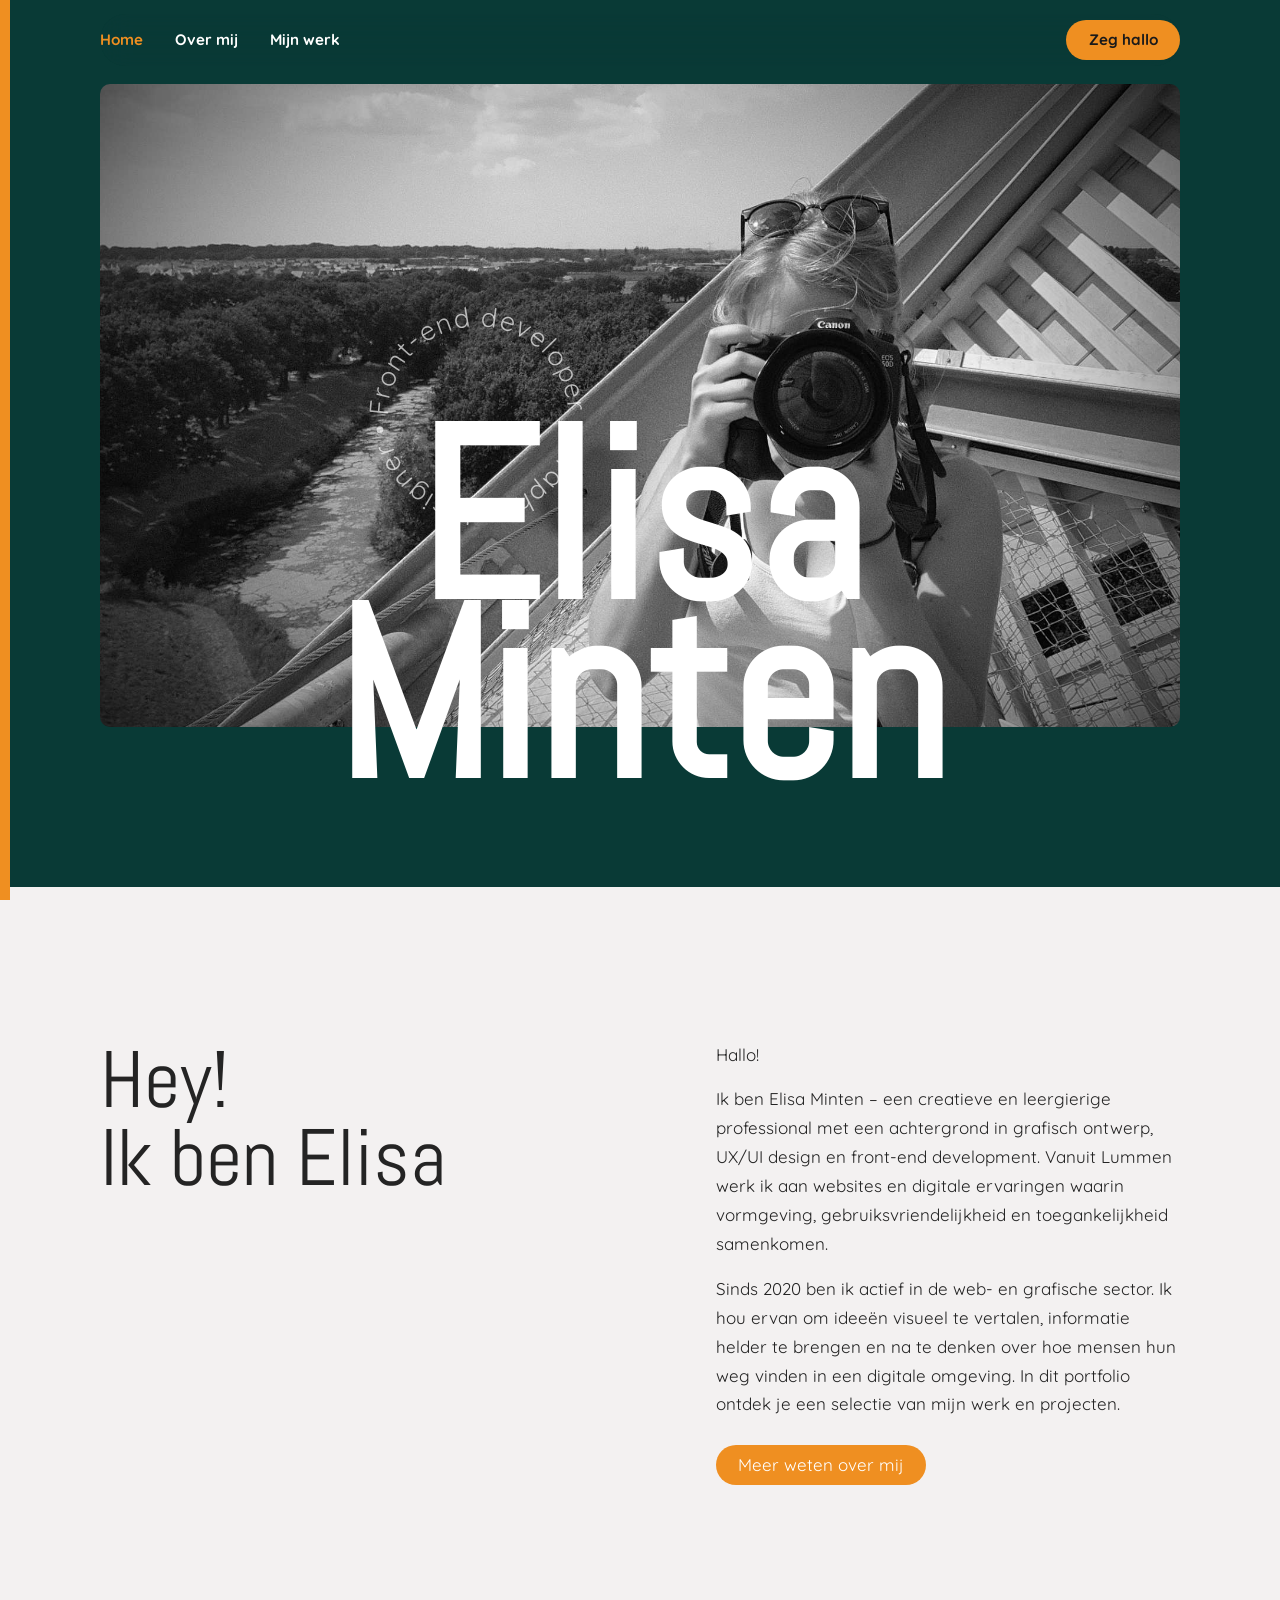
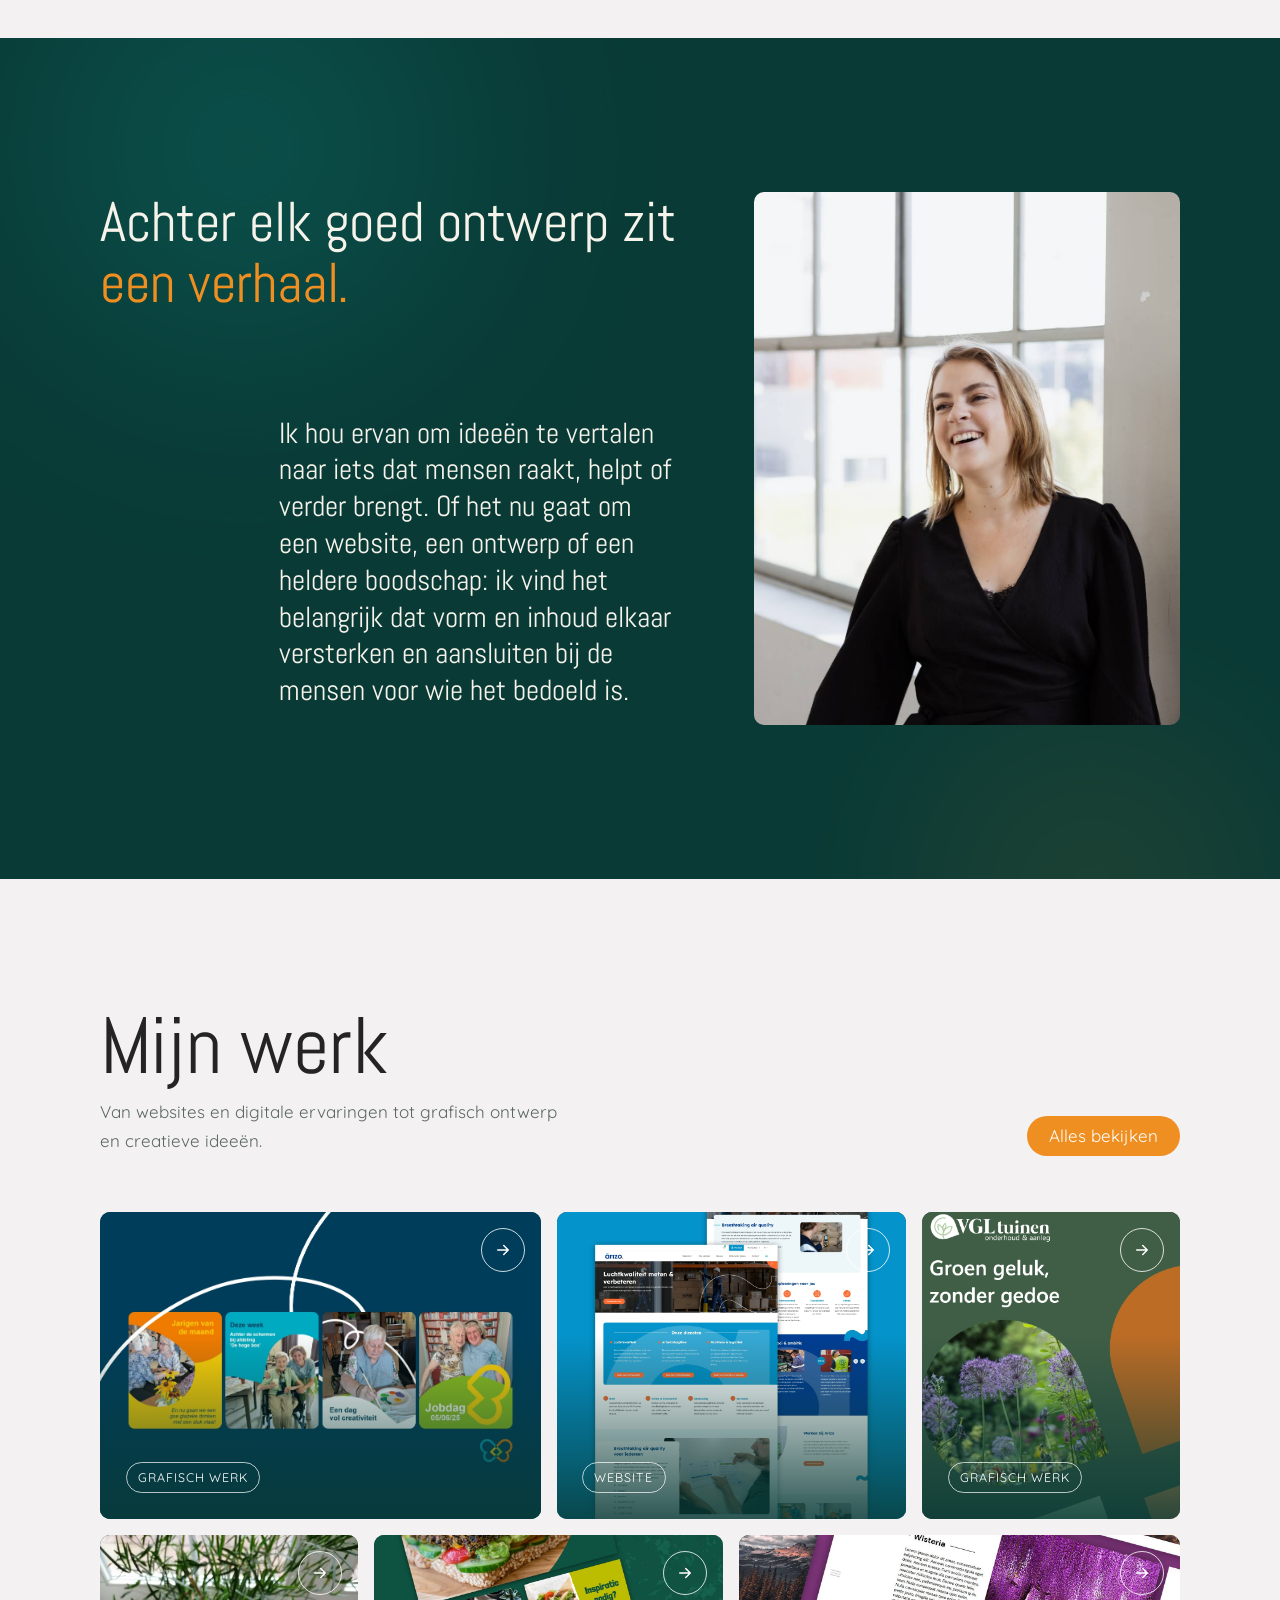
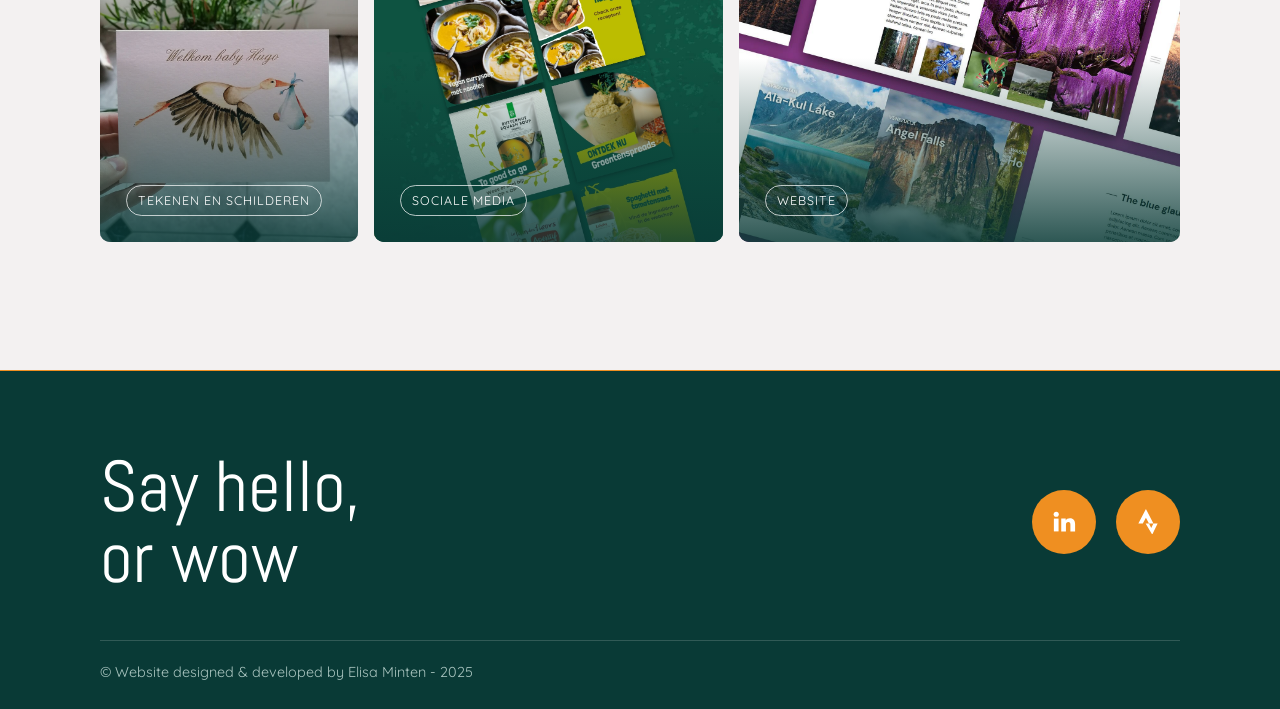
<file: index.html>
<!doctype html>
<html lang="nl">
  <head>
    <meta charset="utf-8" />
    <meta
      content="width=device-width, initial-scale=1, viewport-fit=cover"
      name="viewport"
    />
    <title>Elisa Minten – front-end developer &amp; grafisch ontwerper</title>
    <meta
      content="Portfolio van Elisa Minten: front-end developer en grafisch ontwerper uit Lummen."
      name="description"
    />
    <meta name="robots" content="noindex, nofollow" />
    <link
      href="[data-uri]"
      rel="icon"
      type="image/png"
    />
    <link
      href="https://fonts.googleapis.com/css2?family=Abel&amp;family=DM+Serif+Display:ital@0;1&amp;family=Quicksand:wght@400;500;700&amp;family=Roboto:wght@300&amp;display=swap"
      rel="stylesheet"
    />
    <link href="style.css" rel="stylesheet" />
  </head>
  <body>
    <div aria-hidden="true" class="rail"></div>
    <button aria-label="Terug naar boven" class="up" id="up">
      <svg viewbox="0 0 45 45">
        <circle class="ring" cx="22.5" cy="22.5" r="16"></circle>
        <circle class="prog" cx="22.5" cy="22.5" id="prog" r="16"></circle>
        <path class="arw" d="M22.5 28V17M17 22.5l5.5-5.5 5.5 5.5"></path>
      </svg>
    </button>
    <nav aria-label="Hoofdmenu" class="nav">
      <div class="nl">
        <a href="index.html"
          ><span class="roll"><span data-t="Home">Home</span></span></a
        ><a href="overmij.html"
          ><span class="roll"><span data-t="Over mij">Over mij</span></span></a
        ><a href="mijnwerk.html"
          ><span class="roll"
            ><span data-t="Mijn werk">Mijn werk</span></span
          ></a
        >
      </div>
      <a class="go" href="index.html#contact"
        ><span class="roll"><span data-t="Zeg hallo">Zeg hallo</span></span></a
      >
      <button aria-label="Open menu" class="burger" id="burger-btn">
        <svg
          fill="none"
          height="20"
          stroke="currentColor"
          stroke-linecap="round"
          stroke-width="2.4"
          viewbox="0 0 28 20"
          width="28"
        >
          <path d="M0 2h28M0 10h20M0 18h28"></path>
        </svg>
      </button>
    </nav>
    <div aria-modal="true" class="mob-menu" id="mob-menu" role="dialog">
      <button aria-label="Sluit" class="mob-close-btn" id="mob-close">
        <svg
          fill="none"
          height="32"
          stroke="currentColor"
          stroke-linecap="round"
          stroke-width="2.4"
          viewbox="0 0 32 32"
          width="32"
        >
          <path d="M6 6l20 20M26 6L6 26"></path>
        </svg></button
      ><a href="index.html">Home</a><a href="overmij.html">Over mij</a
      ><a href="mijnwerk.html">Mijn werk</a>
    </div>
    <div class="view" id="v-home">
      <div class="hero" id="hero">
        <div class="name-wrap" id="nw">
          <div aria-hidden="true" id="circle">
            <svg viewbox="0 0 300 300">
              <defs>
                <path
                  d="M 150,150 m -60,0 a 60,60 0 0,1 120,0 a 60,60 0 0,1 -120,0"
                  id="cp"
                ></path>
              </defs>
              <text>
                <textpath href="#cp">
                  Front-end developer • Graphic designer •
                </textpath>
              </text>
            </svg>
          </div>
          <h1 aria-label="Elisa Minten" class="name" id="name">
            <span aria-hidden="true" class="line">Elisa</span
            ><span aria-hidden="true" class="line">Minten</span>
          </h1>
        </div>
      </div>
      <section class="cream intro">
        <div class="wrap split" style="align-items: start">
          <h2 style="margin: 0">Hey!<br />Ik ben Elisa</h2>
          <div>
            <p>Hallo!</p>
            <p>
              Ik ben Elisa Minten – een creatieve en leergierige professional
              met een achtergrond in grafisch ontwerp, UX/UI design en front-end
              development. Vanuit Lummen werk ik aan websites en digitale
              ervaringen waarin vormgeving, gebruiksvriendelijkheid en
              toegankelijkheid samenkomen.
            </p>
            <p>
              Sinds 2020 ben ik actief in de web- en grafische sector. Ik hou
              ervan om ideeën visueel te vertalen, informatie helder te brengen
              en na te denken over hoe mensen hun weg vinden in een digitale
              omgeving. In dit portfolio ontdek je een selectie van mijn werk en
              projecten.
            </p>
            <a class="btn" href="overmij.html">Meer weten over mij</a>
          </div>
        </div>
      </section>
      <section class="quote">
        <div class="blob b1"></div>
        <div class="blob b2"></div>
        <div class="wrap ig">
          <div class="ig-l">
            <h2 class="qh">
              Achter elk goed ontwerp zit <span class="k">een verhaal.</span>
            </h2>
            <div class="ig-t">
              <p class="lead">
                Ik hou ervan om ideeën te vertalen naar iets dat mensen raakt,
                helpt of verder brengt. Of het nu gaat om een website, een
                ontwerp of een heldere boodschap: ik vind het belangrijk dat
                vorm en inhoud elkaar versterken en aansluiten bij de mensen
                voor wie het bedoeld is.
              </p>
            </div>
          </div>
          <figure class="ig-r">
            <img
              alt="Elisa Minten"
              height="551"
              src="images/elisaminten-portret.jpg"
              width="551"
            />
          </figure>
        </div>
      </section>

      <!-- MIJN WERK -->
      <section class="cream mw-section">
        <div class="wrap">
          <div class="mw-head">
            <div>
              <h2>Mijn werk</h2>
              <p>
                Van websites en digitale ervaringen tot grafisch ontwerp en
                creatieve ideeën.
              </p>
            </div>
            <a class="btn" href="mijnwerk.html">Alles bekijken</a>
          </div>
          <div class="mw-grid">
            <!-- Card 1 -->
            <a class="mw-tile s5" href="mijnwerk.html?filter=grafisch">
              <img
                src="images/korian/korian1.jpg"
                alt="Korian website"
                loading="lazy"
              />
              <span class="mw-arrow"
                ><svg viewBox="0 0 24 24">
                  <path d="M5 12h14M13 6l6 6-6 6" /></svg
              ></span>
              <span class="mw-tag">Grafisch werk</span>
            </a>

            <!-- Card 2 -->
            <a class="mw-tile s4" href="mijnwerk.html?filter=website">
              <img
                src="images/arizo-website.jpg"
                alt="Website"
                loading="lazy"
              />
              <span class="mw-arrow"
                ><svg viewBox="0 0 24 24">
                  <path d="M5 12h14M13 6l6 6-6 6" /></svg
              ></span>
              <span class="mw-tag">Website</span>
            </a>

            <!-- Card 3 -->
            <a class="mw-tile s3" href="mijnwerk.html?filter=persoonlijk">
              <img
                src="images/vgl/vgl-social.jpg"
                alt="Persoonlijk werk"
                loading="lazy"
              />
              <span class="mw-arrow"
                ><svg viewBox="0 0 24 24">
                  <path d="M5 12h14M13 6l6 6-6 6" /></svg
              ></span>
              <span class="mw-tag">Grafisch werk</span>
            </a>

            <!-- Card 4 -->
            <a class="mw-tile s3" href="mijnwerk.html?filter=persoonlijk">
              <img
                src="images/geboortekaartje.jpg"
                alt="Persoonlijk project"
                loading="lazy"
              />
              <span class="mw-arrow"
                ><svg viewBox="0 0 24 24">
                  <path d="M5 12h14M13 6l6 6-6 6" /></svg
              ></span>
              <span class="mw-tag">Tekenen en schilderen</span>
            </a>

            <!-- Card 5 -->
            <a class="mw-tile s4" href="mijnwerk.html?filter=grafisch">
              <img
                src="images/prasado-social.jpg"
                alt="Flyers"
                loading="lazy"
              />
              <span class="mw-arrow"
                ><svg viewBox="0 0 24 24">
                  <path d="M5 12h14M13 6l6 6-6 6" /></svg
              ></span>
              <span class="mw-tag">Sociale media</span>
            </a>

            <!-- Card 6 -->
            <a class="mw-tile s5" href="mijnwerk.html?filter=websites">
              <img
                src="images/website-nature2.jpg"
                alt="Korian website detail"
                loading="lazy"
              />
              <span class="mw-arrow"
                ><svg viewBox="0 0 24 24">
                  <path d="M5 12h14M13 6l6 6-6 6" /></svg
              ></span>
              <span class="mw-tag">Website</span>
            </a>
          </div>
        </div>
      </section>
    </div>

    <footer id="contact">
      <div class="fwrap">
        <div class="footer-title">
          <h2>Say hello, <br />or wow</h2>
        </div>
        <div class="footer-icons">
          <ul>
            <li>
              <a
                aria-label="LinkedIn"
                href="https://www.linkedin.com/in/elisa-m-730466173/"
                rel="noopener"
                target="_blank"
                ><svg viewbox="0 0 24 24">
                  <circle cx="4.9" cy="4.9" r="2.4"></circle>
                  <rect height="12" width="4.4" x="2.7" y="9"></rect>
                  <path
                    d="M9.6 9h4.2v1.7c.7-1.2 2-2 3.900-2 3.500 0 4.900 2.200 4.900 5.600V21h-4.400v-6.200c0-1.600-.5-2.600-1.900-2.600-1.500 0-2.300 1-2.300 2.600V21H9.600z"
                  ></path></svg
              ></a>
            </li>
            <li>
              <a
                aria-label="Strava"
                href="https://www.strava.com/athletes/14544141"
                rel="noopener"
                target="_blank"
                ><svg
                  style="width: 1.25rem; height: 1.6rem"
                  viewbox="0 0 400 512"
                >
                  <path
                    d="M158.4 0L7 292h89.2l62.2-116.1L220.1 292h88.5zm150.2 292l-43.9 88.8-44.5-88.8h-67.6L284.7 512 392.7 292z"
                  ></path></svg
              ></a>
            </li>
          </ul>
        </div>
      </div> 
      <p class="footer-rights">
        © Website designed &amp; developed by Elisa Minten - 2025
      </p>
    </footer>
    <div aria-hidden="true" class="hpic" id="hpic"><span></span></div>
    <dialog aria-label="Vergrote afbeelding" id="lb">
      <button aria-label="Sluiten">×</button><img alt="" />
    </dialog>
    <script defer="" src="script.js"></script>
  </body>
</html>
</file>
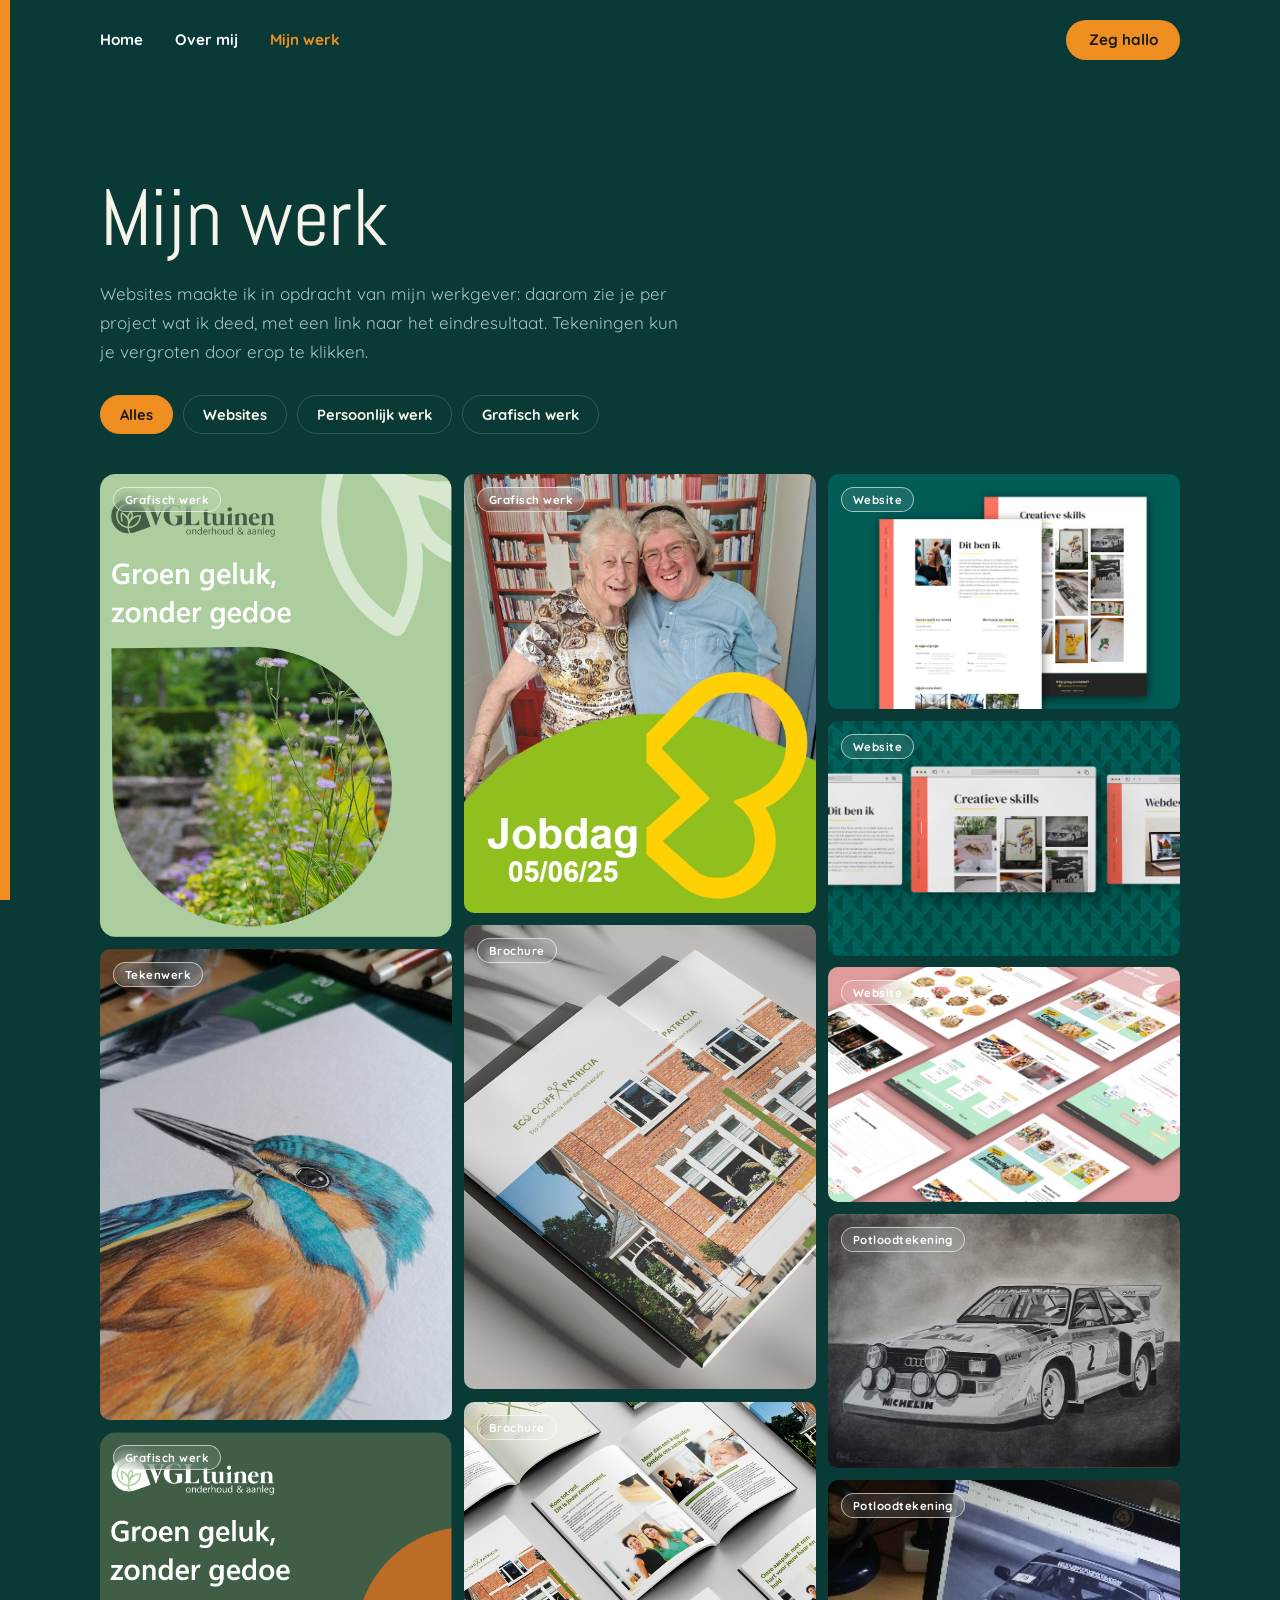
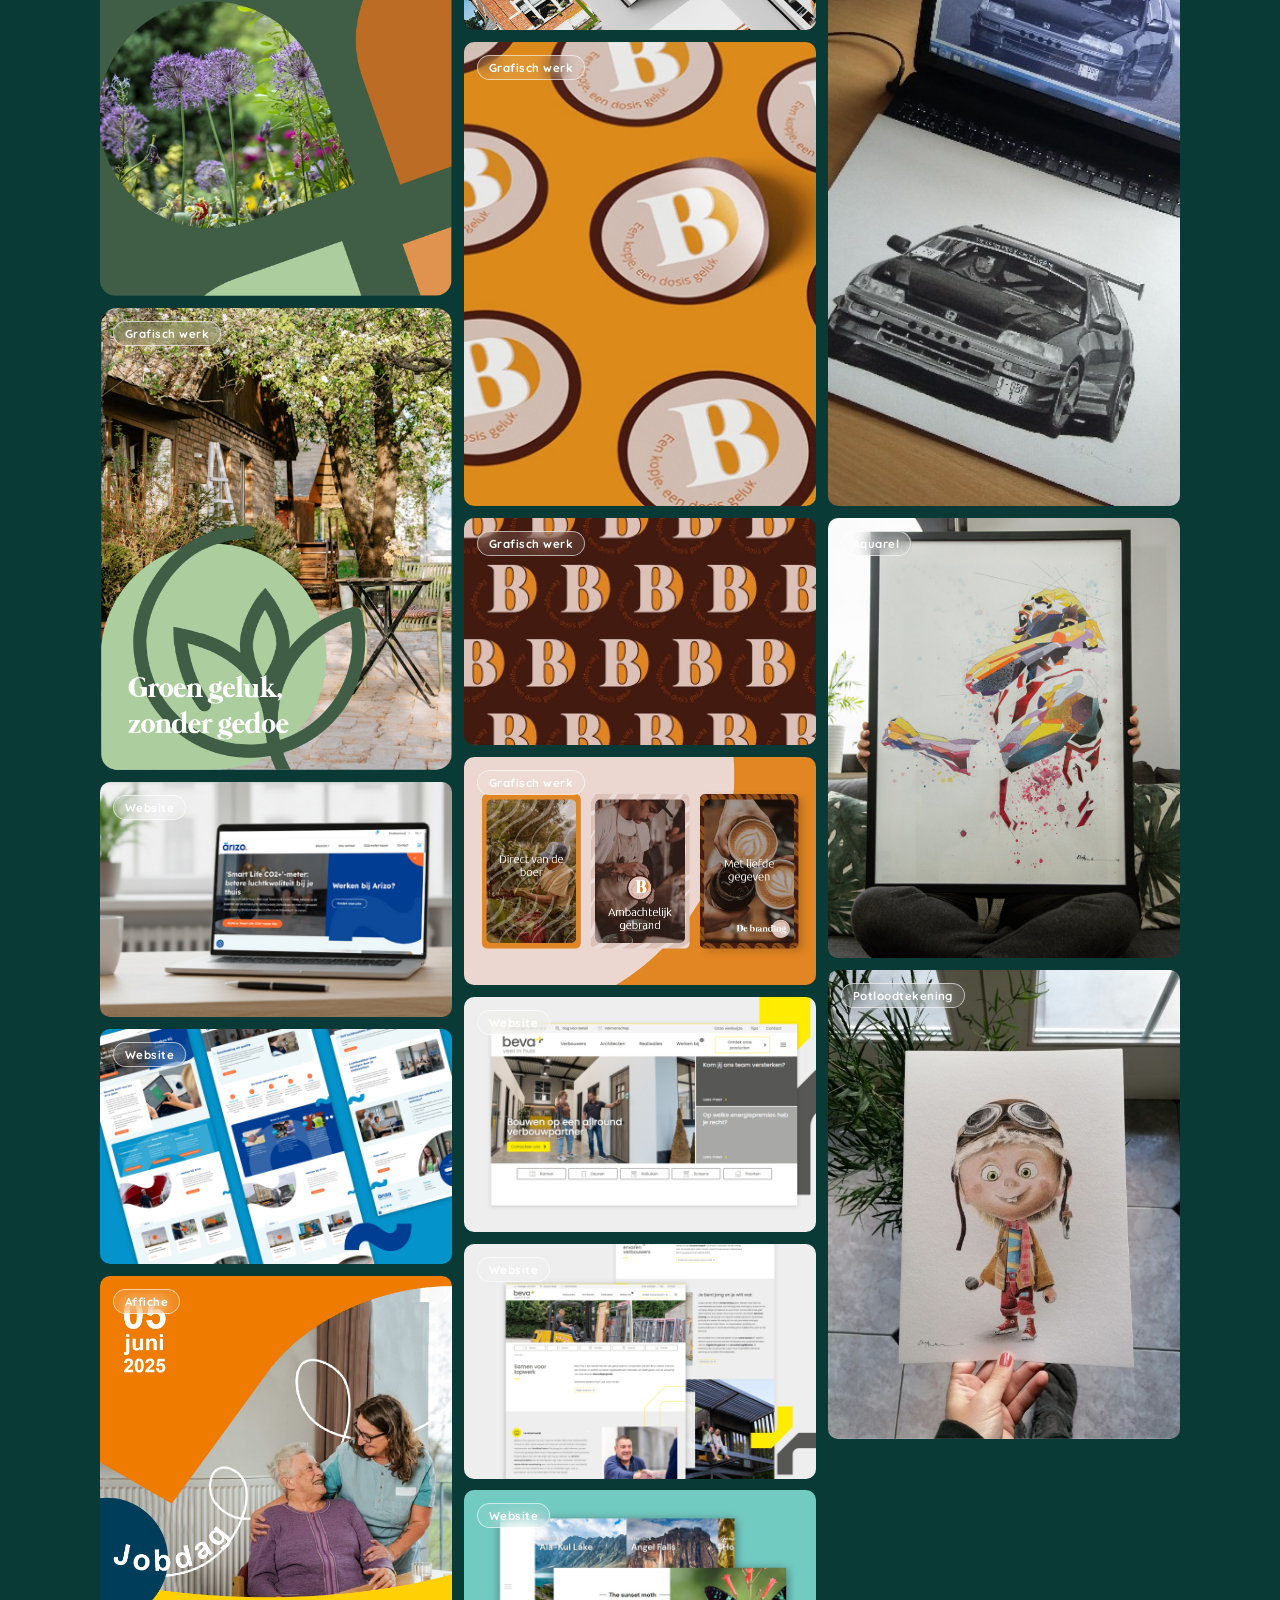
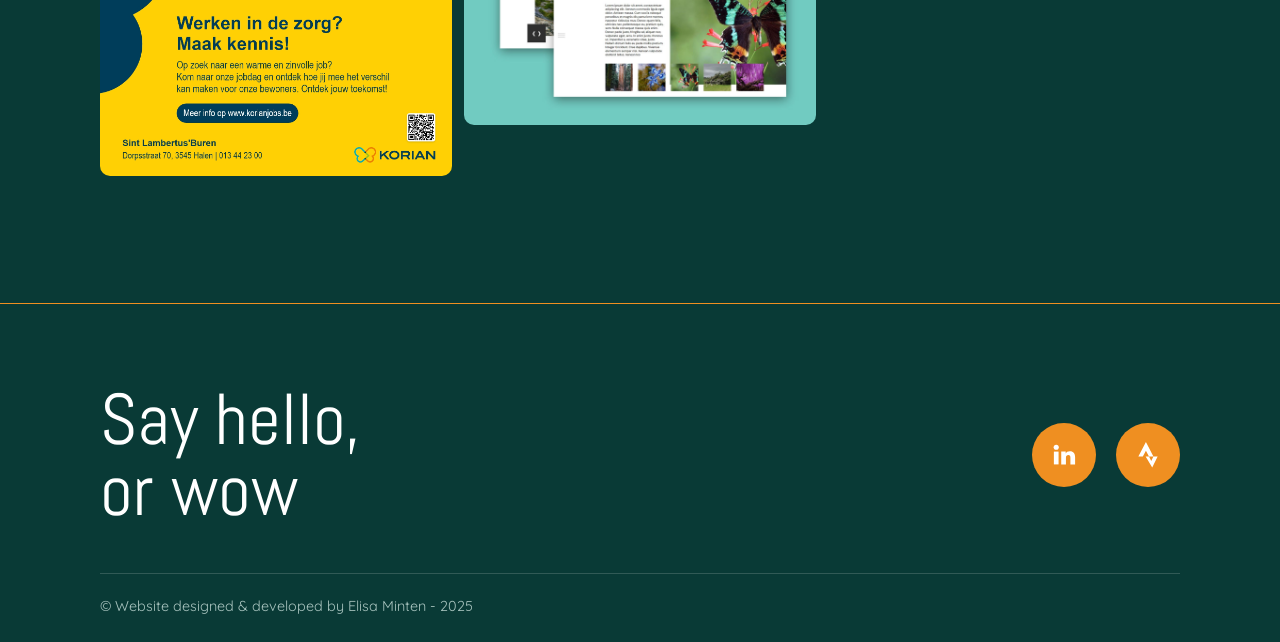
<file: mijnwerk.html>
<!doctype html>
<html lang="nl">
  <head>
    <meta charset="utf-8" />
    <meta
      content="width=device-width, initial-scale=1, viewport-fit=cover"
      name="viewport"
    />
    <title>Mijn werk | Elisa Minten</title>
    <meta
      content="Portfolio van Elisa Minten: front-end developer en grafisch ontwerper uit Lummen."
      name="description"
    />
    <meta name="robots" content="noindex, nofollow" />
    <link
      href="[data-uri]"
      rel="icon"
      type="image/png"
    />
    <link
      href="https://fonts.googleapis.com/css2?family=Abel&amp;family=DM+Serif+Display:ital@0;1&amp;family=Quicksand:wght@400;500;700&amp;family=Roboto:wght@300&amp;display=swap"
      rel="stylesheet"
    />
    <link href="style.css" rel="stylesheet" />
  </head>
  <body>
    <div aria-hidden="true" class="rail"></div>
    <button aria-label="Terug naar boven" class="up" id="up">
      <svg viewbox="0 0 45 45">
        <circle class="ring" cx="22.5" cy="22.5" r="16"></circle>
        <circle class="prog" cx="22.5" cy="22.5" id="prog" r="16"></circle>
        <path class="arw" d="M22.5 28V17M17 22.5l5.5-5.5 5.5 5.5"></path>
      </svg>
    </button>
    <nav aria-label="Hoofdmenu" class="nav">
      <div class="nl">
        <a href="index.html"
          ><span class="roll"><span data-t="Home">Home</span></span></a
        ><a href="overmij.html"
          ><span class="roll"><span data-t="Over mij">Over mij</span></span></a
        ><a href="mijnwerk.html"
          ><span class="roll"
            ><span data-t="Mijn werk">Mijn werk</span></span
          ></a
        >
      </div>
      <a class="go" href="#contact"
        ><span class="roll"><span data-t="Zeg hallo">Zeg hallo</span></span></a
      >
      <button aria-label="Open menu" class="burger" id="burger-btn">
        <svg
          fill="none"
          height="20"
          stroke="currentColor"
          stroke-linecap="round"
          stroke-width="2.4"
          viewbox="0 0 28 20"
          width="28"
        >
          <path d="M0 2h28M0 10h20M0 18h28"></path>
        </svg>
      </button>
    </nav>
    <div aria-modal="true" class="mob-menu" id="mob-menu" role="dialog">
      <button aria-label="Sluit" class="mob-close-btn" id="mob-close">
        <svg
          fill="none"
          height="32"
          stroke="currentColor"
          stroke-linecap="round"
          stroke-width="2.4"
          viewbox="0 0 32 32"
          width="32"
        >
          <path d="M6 6l20 20M26 6L6 26"></path>
        </svg></button
      ><a href="index.html">Home</a><a href="overmij.html">Over mij</a
      ><a href="mijnwerk.html">Mijn werk</a>
    </div>
    <div class="view" id="v-werk">
      <section class="page-top">
        <div class="wrap">
          <h2>Mijn werk</h2>
          <p class="note">
            Websites maakte ik in opdracht van mijn werkgever: daarom zie je per
            project wat ik deed, met een link naar het eindresultaat. Tekeningen
            kun je vergroten door erop te klikken.
          </p>
          <div aria-label="Filter" class="chips" role="group">
            <button aria-pressed="true" class="chip" data-f="all">Alles</button
            ><button aria-pressed="false" class="chip" data-f="websites">
              Websites</button
            ><button aria-pressed="false" class="chip" data-f="persoonlijk">
              Persoonlijk werk</button
            ><button aria-pressed="false" class="chip" data-f="grafisch">
              Grafisch werk
            </button>
          </div>

          <div class="grid-wrap is-loading" id="grid-wrap">
            <div class="loader" id="loader" role="status" aria-live="polite">
              <div class="loader-spinner" aria-hidden="true"></div>
              <p class="loader-text">Mijn werk wordt geladen…</p>
            </div>
            <div class="grid" id="grid">
              <button class="item pic" data-cat="grafisch">
                <img
                  alt=">Nieuwe branding voor VGL"
                  loading="lazy"
                  src="images/vgl/1-vgl.png"
                />
                <div class="lb"><span>Grafisch werk</span></div>
                <div class="ov">
                  <p>Nieuwe branding voor VGL</p>
                  <b>Vergroten +</b>
                </div>
              </button>
              <button class="item pic" data-cat="persoonlijk">
                <img
                  alt="Potloodtekening van een ijsvogel"
                  loading="lazy"
                  src="images/persoonlijk/tekening-ijsvogel.jpg"
                />
                <div class="lb"><span>Tekenwerk</span></div>
                <div class="ov">
                  <p>Potloodtekening van een ijsvogel</p>
                  <b>Vergroten +</b>
                </div>
              </button>
              <button class="item pic" data-cat="grafisch">
                <img
                  alt=">Nieuwe branding voor VGL"
                  loading="lazy"
                  src="images/vgl/3-vgl.png"
                />
                <div class="lb"><span>Grafisch werk</span></div>
                <div class="ov">
                  <p>Nieuwe branding voor VGL</p>
                  <b>Vergroten +</b>
                </div>
              </button>
              <button class="item pic" data-cat="grafisch">
                <img
                  alt=">Nieuwe branding voor VGL"
                  loading="lazy"
                  src="images/vgl/2-vgl.png"
                />
                <div class="lb"><span>Grafisch werk</span></div>
                <div class="ov">
                  <p>Nieuwe branding voor VGL</p>
                  <b>Vergroten +</b>
                </div>
              </button>
              <button class="item pic" data-cat="websites">
                <img
                  alt="Website voor Arizo"
                  loading="lazy"
                  src="images/website/arizo3.jpg"
                />
                <div class="lb"><span>Website</span></div>
                <div class="ov">
                  <p>Website voor Arizo</p>
                  <b>Vergroten +</b>
                </div>
              </button>
              <button class="item pic" data-cat="websites">
                <img
                  alt="Website voor Arizo"
                  loading="lazy"
                  src="images/website/arizo4.jpg"
                />
                <div class="lb"><span>Website</span></div>
                <div class="ov">
                  <p>Website voor Arizo</p>
                  <b>Vergroten +</b>
                </div>
              </button>
              <button class="item pic" data-cat="grafisch">
                <img
                  alt="Website voor Arizo"
                  loading="lazy"
                  src="images/korian/korian-1.jpg"
                />
                <div class="lb"><span>Affiche</span></div>
                <div class="ov">
                  <p>Affiche jobdag voor Korian</p>
                  <b>Vergroten +</b>
                </div>
              </button>
              <button class="item pic" data-cat="grafisch">
                <img
                  alt="Website voor Arizo"
                  loading="lazy"
                  src="images/korian/korian-3.jpg"
                />
                <div class="lb"><span>Grafisch werk</span></div>
                <div class="ov">
                  <p>Sociale media post voor Korian</p>
                  <b>Vergroten +</b>
                </div>
              </button>
              <button class="item pic" data-cat="grafisch">
                <img
                  alt="Brochure voor Eco Coiff Patricia"
                  loading="lazy"
                  src="images/ecocoiff/ecoc1.jpg"
                />
                <div class="lb"><span>Brochure</span></div>
                <div class="ov">
                  <p>Brochure voor Eco Coiff Patricia</p>
                  <b>Vergroten +</b>
                </div>
              </button>
              <button class="item pic" data-cat="grafisch">
                <img
                  alt="Brochure voor Eco Coiff Patricia"
                  loading="lazy"
                  src="images/ecocoiff/eco2.jpg"
                />
                <div class="lb"><span>Brochure</span></div>
                <div class="ov">
                  <p>Brochure voor Eco Coiff Patricia</p>
                  <b>Vergroten +</b>
                </div>
              </button>
              <button class="item pic" data-cat="grafisch">
                <img
                  alt="Nieuwe huisstijl voor De branding"
                  loading="lazy"
                  src="images/debranding/db2.jpg"
                />
                <div class="lb"><span>Grafisch werk</span></div>
                <div class="ov">
                  <p>Nieuwe huisstijl</p>
                  <b>Vergroten +</b>
                </div>
              </button>
              <button class="item pic" data-cat="grafisch">
                <img
                  alt="Nieuwe huisstijl voor De branding"
                  loading="lazy"
                  src="images/debranding/db4.jpg"
                />
                <div class="lb"><span>Grafisch werk</span></div>
                <div class="ov">
                  <p>Nieuwe huisstijl</p>
                  <b>Vergroten +</b>
                </div>
              </button>
              <button class="item pic" data-cat="grafisch">
                <img
                  alt="Nieuwe huisstijl voor De branding"
                  loading="lazy"
                  src="images/debranding/db5.jpg"
                />
                <div class="lb"><span>Grafisch werk</span></div>
                <div class="ov">
                  <p>Nieuwe huisstijl</p>
                  <b>Vergroten +</b>
                </div>
              </button>
              <button class="item pic" data-cat="websites">
                <img
                  alt="Website voor Beva Plus"
                  loading="lazy"
                  src="images/website/bevaplus–1.jpg"
                />
                <div class="lb"><span>Website</span></div>
                <div class="ov">
                  <p>Website voor Beva Plus</p>
                  <b>Vergroten +</b>
                </div>
              </button>
              <button class="item pic" data-cat="websites">
                <img
                  alt="Website voor Beva Plus"
                  loading="lazy"
                  src="images/website/bevaplus–2.jpg"
                />
                <div class="lb"><span>Website</span></div>
                <div class="ov">
                  <p>Website voor Beva Plus</p>
                  <b>Vergroten +</b>
                </div>
              </button>
              <button class="item pic" data-cat="websites">
                <img
                  alt="Fictieve website over de natuur en de wereld"
                  loading="lazy"
                  src="images/website/full-screen-destination.jpg"
                />
                <div class="lb"><span>Website</span></div>
                <div class="ov">
                  <p>Fictieve website over de natuur en de wereld</p>
                  <b>Vergroten +</b>
                </div>
              </button>
              <button class="item pic" data-cat="websites">
                <img
                  alt="Mijn eerste portfolio"
                  loading="lazy"
                  src="images/website/full-screen-elisa-2.jpg"
                />
                <div class="lb"><span>Website</span></div>
                <div class="ov">
                  <p>Mijn eerste portfolio</p>
                  <b>Vergroten +</b>
                </div>
              </button>
              <button class="item pic" data-cat="websites">
                <img
                  alt="Mijn eerste portfolio"
                  loading="lazy"
                  src="images/website/website-elisa.jpg"
                />
                <div class="lb"><span>Website</span></div>
                <div class="ov">
                  <p>Mijn eerste portfolio</p>
                  <b>Vergroten +</b>
                </div>
              </button>
              <button class="item pic" data-cat="websites">
                <img
                  alt="Fictieve website voor een ijszaak"
                  loading="lazy"
                  src="images/website/chuckies-website.jpg"
                />
                <div class="lb"><span>Website</span></div>
                <div class="ov">
                  <p>Fictieve website voor een ijszaak</p>
                  <b>Vergroten +</b>
                </div>
              </button>
              <button class="item pic" data-cat="persoonlijk">
                <img
                  alt="Potloodtekening Audi"
                  loading="lazy"
                  src="images/persoonlijk/audiquattro.jpg"
                />
                <div class="lb"><span>Potloodtekening</span></div>
                <div class="ov">
                  <p>Potloodtekening Audi</p>
                  <b>Vergroten +</b>
                </div>
              </button>
              <button class="item pic" data-cat="persoonlijk">
                <img
                  alt="Potloodtekening"
                  loading="lazy"
                  src="images/persoonlijk/auto.jpg"
                />
                <div class="lb"><span>Potloodtekening</span></div>
                <div class="ov">
                  <p>Potloodtekening</p>
                  <b>Vergroten +</b>
                </div>
              </button>
              <button class="item pic" data-cat="persoonlijk">
                <img
                  alt="Aquarel Michael Jordan"
                  loading="lazy"
                  src="images/persoonlijk/michaeljordan.jpg"
                />
                <div class="lb"><span>Aquarel</span></div>
                <div class="ov">
                  <p>Aquarel Michael Jordan</p>
                  <b>Vergroten +</b>
                </div>
              </button>
              <button class="item pic" data-cat="persoonlijk">
                <img
                  alt="Potloodtekening"
                  loading="lazy"
                  src="images/persoonlijk/tekening.jpg"
                />
                <div class="lb"><span>Potloodtekening</span></div>
                <div class="ov">
                  <p>Potloodtekening</p>
                  <b>Vergroten +</b>
                </div>
              </button>
            </div>
          </div>
          <noscript>
            <style>
              .loader {
                display: none;
              }
              .grid-wrap.is-loading .grid {
                opacity: 1;
              }
            </style>
          </noscript>
        </div>
      </section>
    </div>
    <footer id="contact">
      <div class="fwrap">
        <div class="footer-title">
          <h2>Say hello, <br />or wow</h2>
        </div>
        <div class="footer-icons">
          <ul>
            <li>
              <a
                aria-label="LinkedIn"
                href="https://www.linkedin.com/in/elisa-m-730466173/"
                rel="noopener"
                target="_blank"
                ><svg viewbox="0 0 24 24">
                  <circle cx="4.9" cy="4.9" r="2.4"></circle>
                  <rect height="12" width="4.4" x="2.7" y="9"></rect>
                  <path
                    d="M9.6 9h4.2v1.7c.7-1.2 2-2 3.900-2 3.500 0 4.900 2.200 4.900 5.600V21h-4.400v-6.200c0-1.600-.5-2.600-1.900-2.600-1.500 0-2.300 1-2.300 2.600V21H9.600z"
                  ></path></svg
              ></a>
            </li>
            <li>
              <a
                aria-label="Strava"
                href="https://www.strava.com/athletes/14544141"
                rel="noopener"
                target="_blank"
                ><svg
                  style="width: 1.25rem; height: 1.6rem"
                  viewbox="0 0 400 512"
                >
                  <path
                    d="M158.4 0L7 292h89.2l62.2-116.1L220.1 292h88.5zm150.2 292l-43.9 88.8-44.5-88.8h-67.6L284.7 512 392.7 292z"
                  ></path></svg
              ></a>
            </li>
          </ul>
        </div>
      </div>
      <p class="footer-rights">
        © Website designed &amp; developed by Elisa Minten - 2025
      </p>
    </footer>
    <div aria-hidden="true" class="hpic" id="hpic"><span></span></div>
    <dialog aria-label="Vergrote afbeelding" id="lb">
      <button aria-label="Sluiten">×</button><img alt="" />
    </dialog>
    <script defer="" src="script.js"></script>
  </body>
</html>
</file>
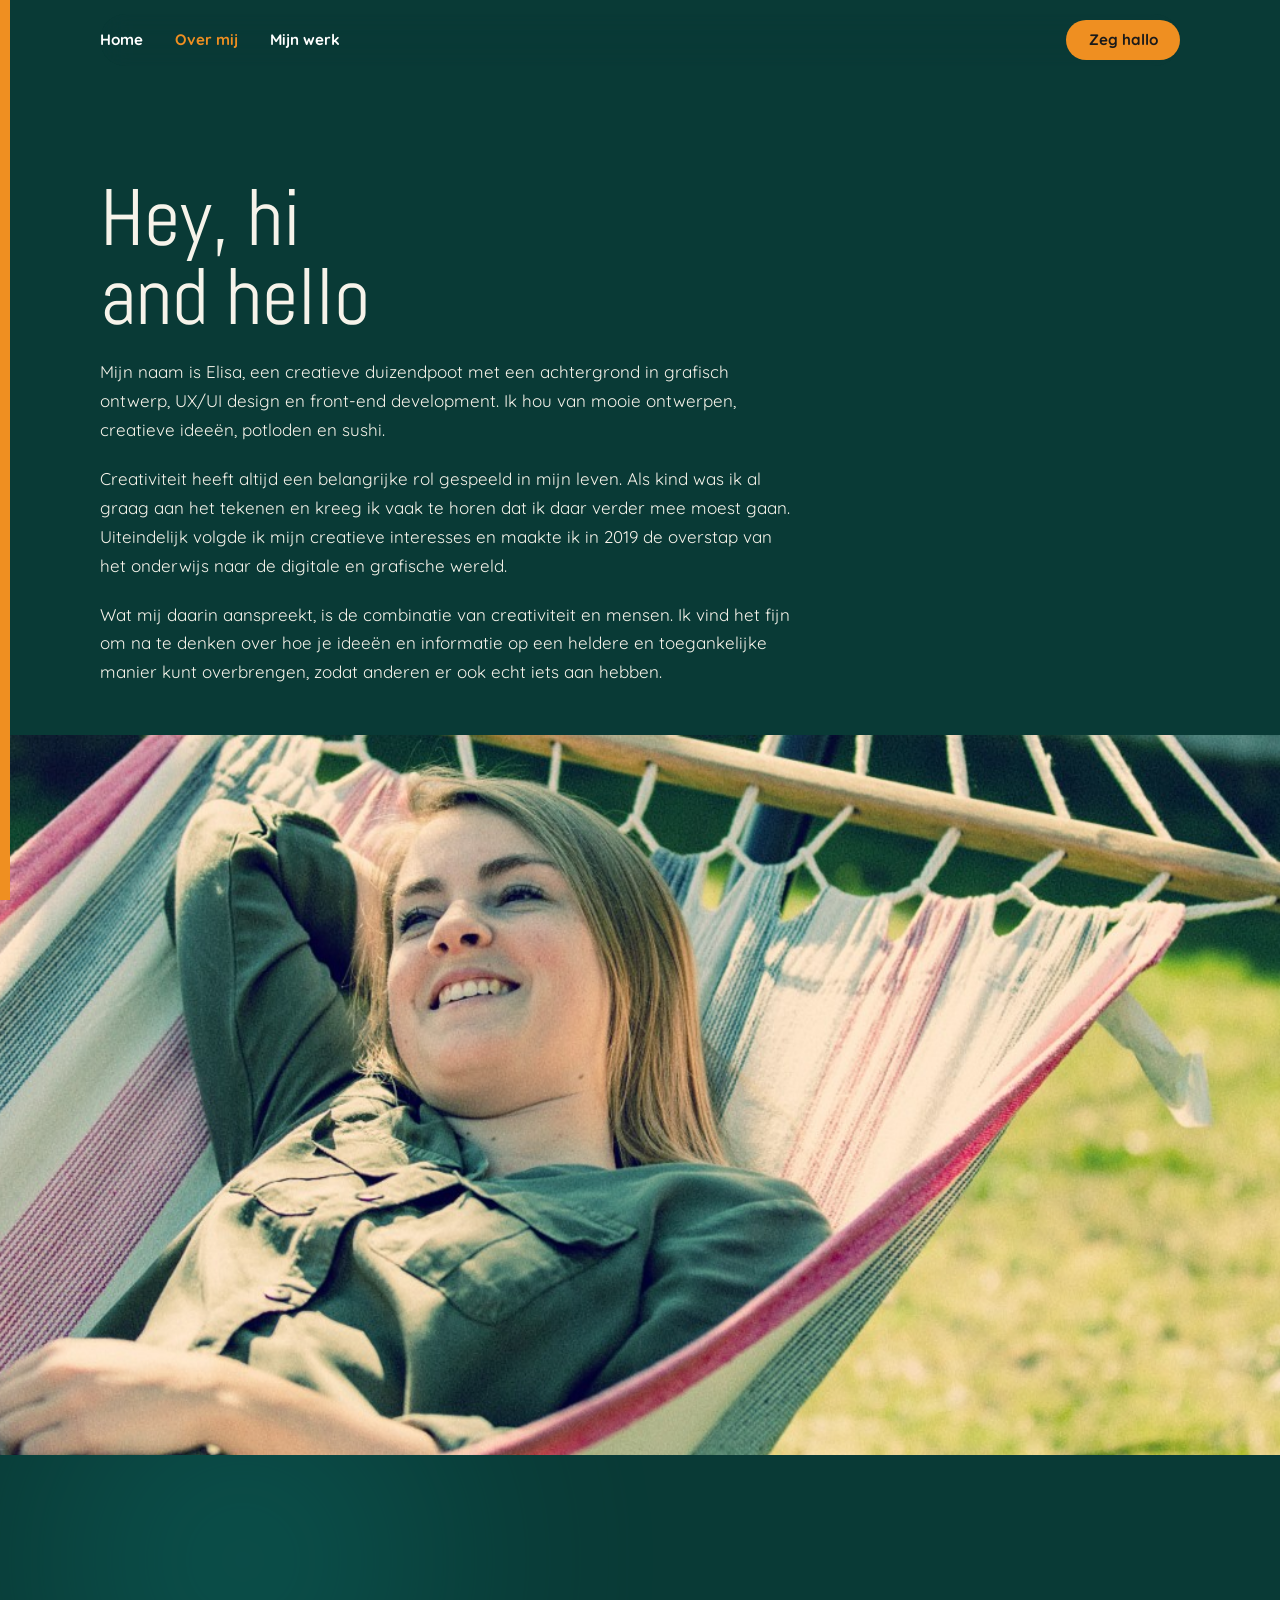
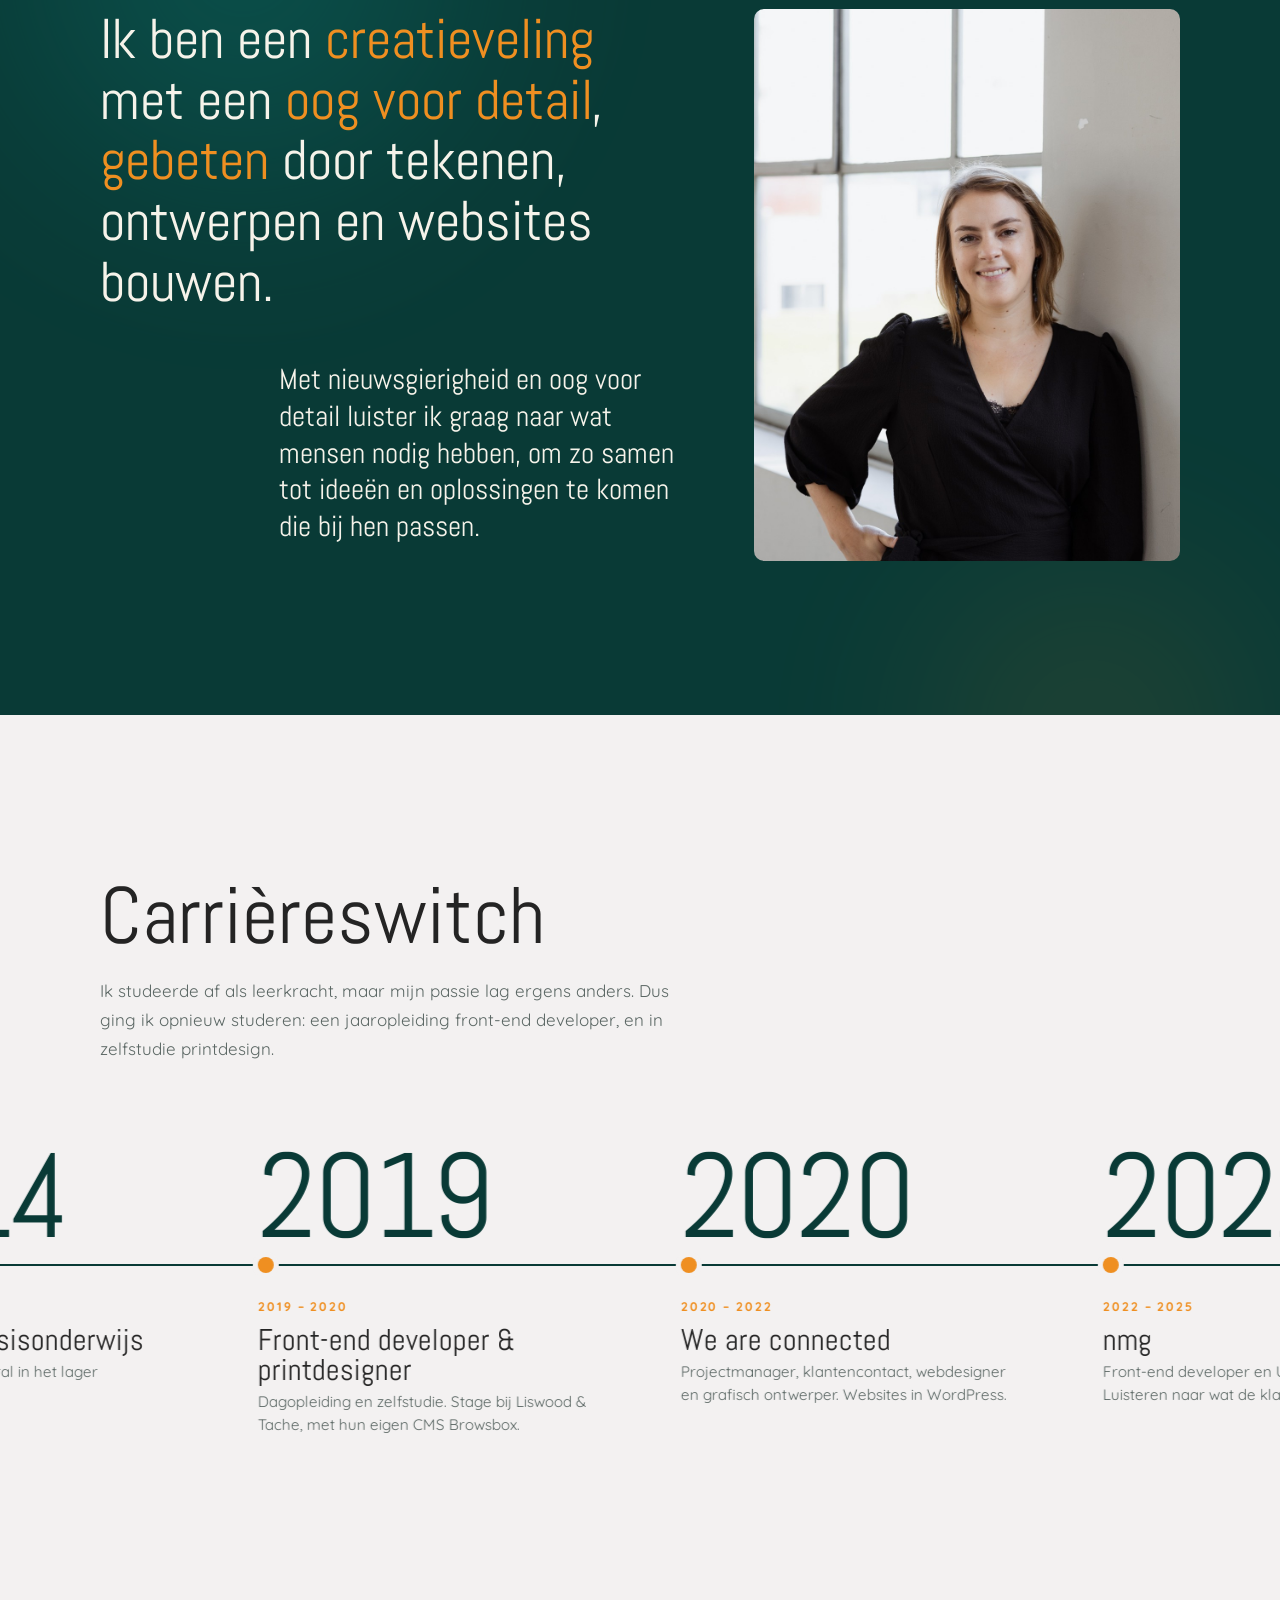
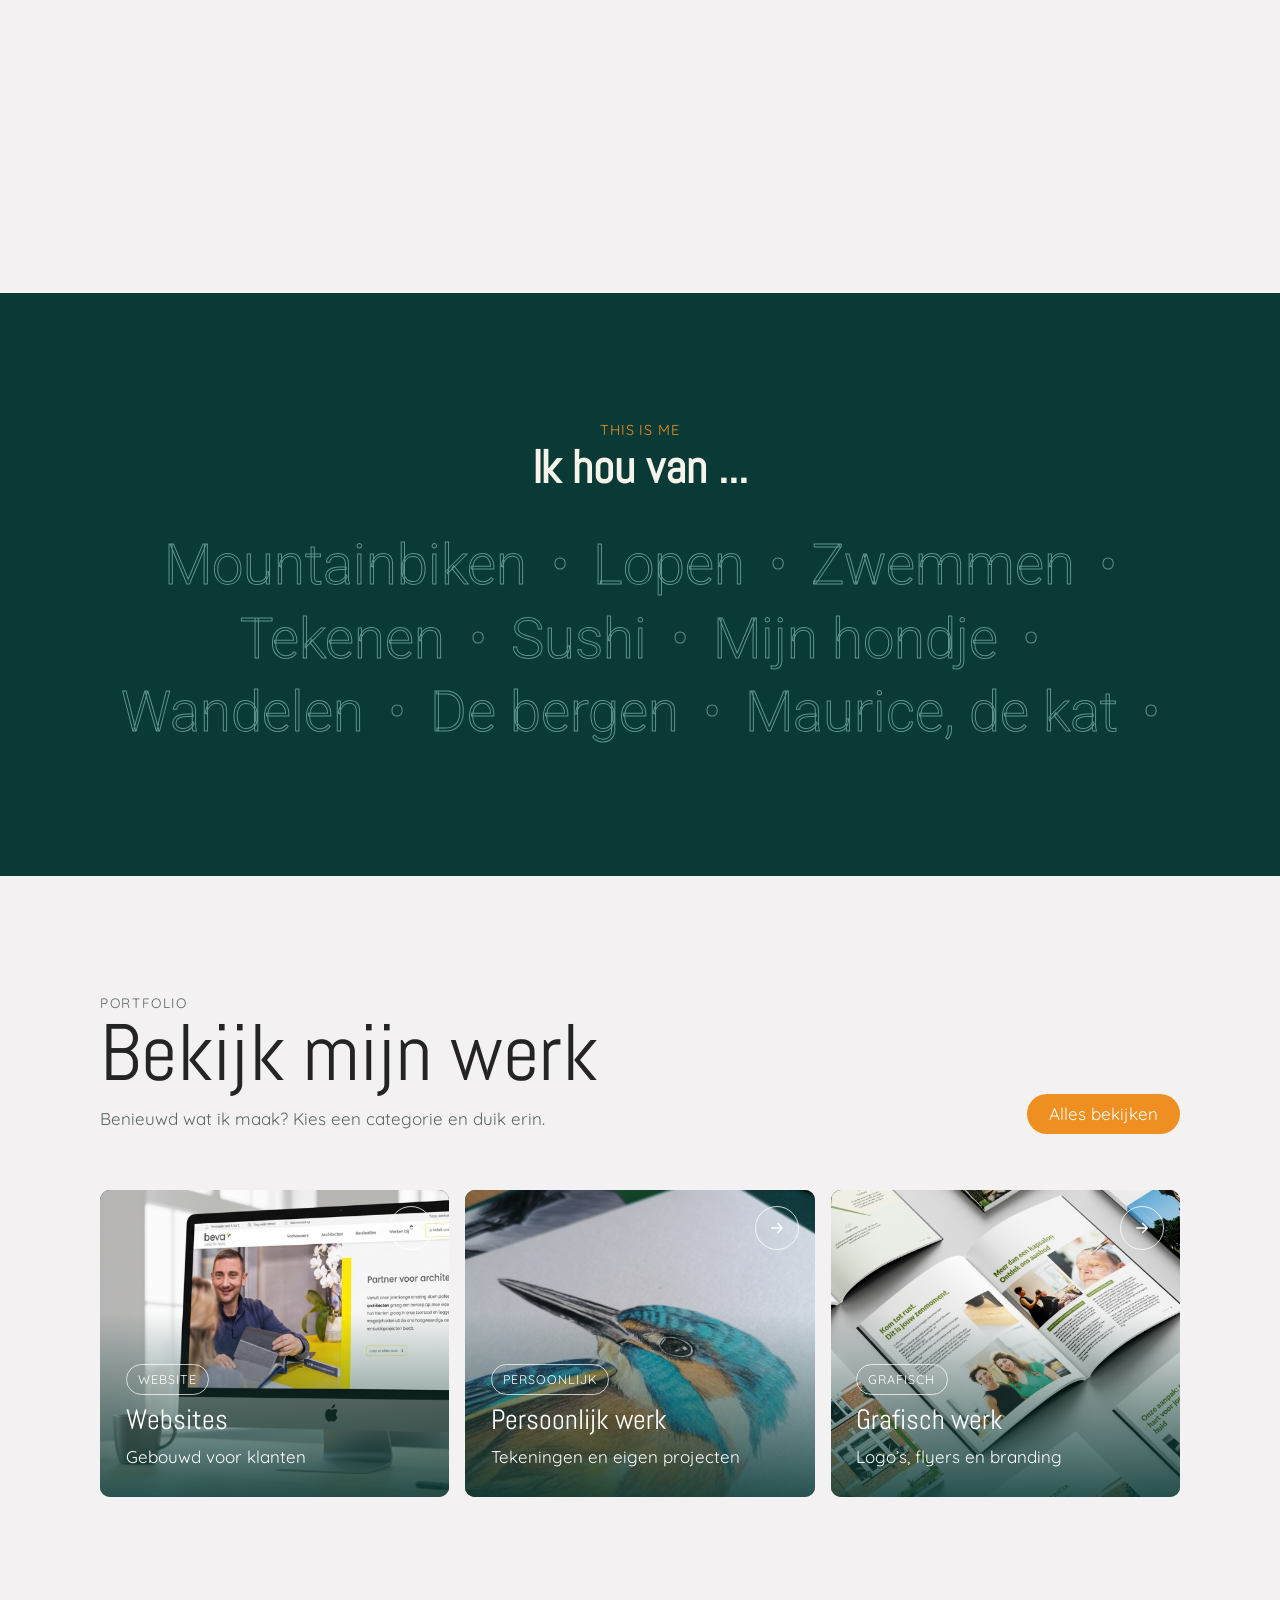
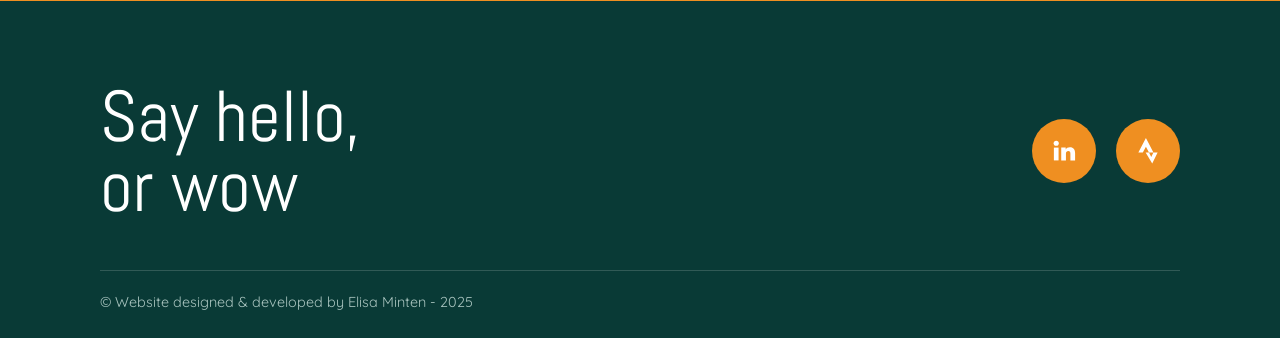
<file: overmij.html>
<!doctype html>
<html lang="nl">
  <head>
    <meta charset="utf-8" />
    <meta
      content="width=device-width, initial-scale=1, viewport-fit=cover"
      name="viewport"
    />
    <title>Over mij | Elisa Minten</title>
    <meta
      content="Portfolio van Elisa Minten: front-end developer en grafisch ontwerper uit Lummen."
      name="description"
    />
    <meta name="robots" content="noindex, nofollow" />
    <link
      href="[data-uri]"
      rel="icon"
      type="image/png"
    />
    <link
      href="https://fonts.googleapis.com/css2?family=Abel&amp;family=DM+Serif+Display:ital@0;1&amp;family=Quicksand:wght@400;500;700&amp;family=Roboto:wght@300&amp;display=swap"
      rel="stylesheet"
    />
    <link href="style.css" rel="stylesheet" />
  </head>
  <body>
    <div aria-hidden="true" class="rail"></div>
    <button aria-label="Terug naar boven" class="up" id="up">
      <svg viewbox="0 0 45 45">
        <circle class="ring" cx="22.5" cy="22.5" r="16"></circle>
        <circle class="prog" cx="22.5" cy="22.5" id="prog" r="16"></circle>
        <path class="arw" d="M22.5 28V17M17 22.5l5.5-5.5 5.5 5.5"></path>
      </svg>
    </button>
    <nav aria-label="Hoofdmenu" class="nav">
      <div class="nl">
        <a href="index.html"
          ><span class="roll"><span data-t="Home">Home</span></span></a
        ><a href="overmij.html"
          ><span class="roll"><span data-t="Over mij">Over mij</span></span></a
        ><a href="mijnwerk.html"
          ><span class="roll"
            ><span data-t="Mijn werk">Mijn werk</span></span
          ></a
        >
      </div>
      <a class="go" href="#contact"
        ><span class="roll"><span data-t="Zeg hallo">Zeg hallo</span></span></a
      >
      <button aria-label="Open menu" class="burger" id="burger-btn">
        <svg
          fill="none"
          height="20"
          stroke="currentColor"
          stroke-linecap="round"
          stroke-width="2.4"
          viewbox="0 0 28 20"
          width="28"
        >
          <path d="M0 2h28M0 10h20M0 18h28"></path>
        </svg>
      </button>
    </nav>
    <div aria-modal="true" class="mob-menu" id="mob-menu" role="dialog">
      <button aria-label="Sluit" class="mob-close-btn" id="mob-close">
        <svg
          fill="none"
          height="32"
          stroke="currentColor"
          stroke-linecap="round"
          stroke-width="2.4"
          viewbox="0 0 32 32"
          width="32"
        >
          <path d="M6 6l20 20M26 6L6 26"></path>
        </svg></button
      ><a href="index.html">Home</a><a href="overmij.html">Over mij</a
      ><a href="mijnwerk.html">Mijn werk</a>
    </div>
    <div class="view" id="v-over-mij">
      <section class="page-top" style="padding-bottom: 3rem">
        <div class="wrap">
          <div class="page-top-text">
            <h2>
              Hey, hi <br />
              and hello
            </h2>
            <p>
              Mijn naam is Elisa, een creatieve duizendpoot met een achtergrond
              in grafisch ontwerp, UX/UI design en front-end development. Ik hou
              van mooie ontwerpen, creatieve ideeën, potloden en sushi.
            </p>
            <p class="mt">
              Creativiteit heeft altijd een belangrijke rol gespeeld in mijn
              leven. Als kind was ik al graag aan het tekenen en kreeg ik vaak
              te horen dat ik daar verder mee moest gaan. Uiteindelijk volgde ik
              mijn creatieve interesses en maakte ik in 2019 de overstap van het
              onderwijs naar de digitale en grafische wereld.
            </p>
            <p class="mt">
              Wat mij daarin aanspreekt, is de combinatie van creativiteit en
              mensen. Ik vind het fijn om na te denken over hoe je ideeën en
              informatie op een heldere en toegankelijke manier kunt
              overbrengen, zodat anderen er ook echt iets aan hebben.
            </p>
          </div>
        </div>
      </section>
      <div aria-hidden="true" class="bigimg"><div class="bi"></div></div>
      <section class="quote">
        <div class="blob b1"></div>
        <div class="blob b2"></div>
        <div class="wrap ig">
          <div class="ig-l">
            <h2 class="qh">
              Ik ben een <span class="k">creatieveling</span> met een
              <span class="k">oog voor detail</span>,
              <span class="k">gebeten</span> door tekenen, ontwerpen en websites
              bouwen.
            </h2>
            <div class="ig-t">
              <p class="lead">
                Met nieuwsgierigheid en oog voor detail luister ik graag naar
                wat mensen nodig hebben, om zo samen tot ideeën en oplossingen
                te komen die bij hen passen.
              </p>
            </div>
          </div>
          <figure class="ig-r">
            <img
              alt="Elisa Minten"
              height="551"
              src="images/elisaminten-portret2.jpg"
              width="551"
            />
          </figure>
        </div>
      </section>

      <section class="cream tl-sec" id="tls">
        <div class="tl-sticky">
          <div class="wrap">
            <h2>Carrièreswitch</h2>
            <p class="note">
              Ik studeerde af als leerkracht, maar mijn passie lag ergens
              anders. Dus ging ik opnieuw studeren: een jaaropleiding front-end
              developer, en in zelfstudie printdesign.
            </p>
          </div>
          <ol class="tlx" id="tlx">
            <li class="tx">
              <div class="yr">2014</div>
              <i class="dot"></i>
              <div class="tc">
                <time>2014 – 2019</time>
                <h3>Leerkracht basisonderwijs</h3>
                <p>Ongeveer 5,5 jaar, vooral in het lager onderwijs.</p>
              </div>
            </li>
            <li class="tx">
              <div class="yr">2019</div>
              <i class="dot"></i>
              <div class="tc">
                <time>2019 – 2020</time>
                <h3>Front-end developer &amp; printdesigner</h3>
                <p>
                  Dagopleiding en zelfstudie. Stage bij Liswood &amp; Tache, met
                  hun eigen CMS Browsbox.
                </p>
              </div>
            </li>
            <li class="tx">
              <div class="yr">2020</div>
              <i class="dot"></i>
              <div class="tc">
                <time>2020 – 2022</time>
                <h3>We are connected</h3>
                <p>
                  Projectmanager, klantencontact, webdesigner en grafisch
                  ontwerper. Websites in WordPress.
                </p>
              </div>
            </li>
            <li class="tx">
              <div class="yr">2022</div>
              <i class="dot"></i>
              <div class="tc">
                <time>2022 – 2025</time>
                <h3>nmg</h3>
                <p>
                  Front-end developer en UX/UI designer. Luisteren naar wat de
                  klant echt nodig heeft.
                </p>
              </div>
            </li>
            <li class="tx now">
              <div class="yr">2025</div>
              <i class="dot"></i>
              <div class="tc">
                <time>2025 – heden</time>
                <h3>Webflux</h3>
                <p>
                  UI designer en front-end developer. Ontwikkelingen met ai.
                </p>
              </div>
            </li>
          </ol>
        </div>
      </section>
      <section>
        <div class="wrap" style="text-align: center">
          <span class="lbl">This is me</span>
          <h2 class="hh">Ik hou van ...</h2>
          <ul class="hob" id="hob">
            <li data-image="images/mountainbike.jpg">Mountainbiken</li>
            <li data-image="images/lopen.jpg">Lopen</li>
            <li data-image="images/zwemmen.jpg">Zwemmen</li>
            <li data-image="images/persoonlijk/tekening.jpg">Tekenen</li>
            <li data-image="images/sushi.jpg">Sushi</li>
            <li data-image="images/elisa-bengo.jpg">Mijn hondje</li>
            <li data-image="images/wandelen.jpg">Wandelen</li>
            <li data-image="images/bergen.jpg">De bergen</li>
            <li data-image="images/maurice.jpg">Maurice, de kat</li>
          </ul>
        </div>
      </section>
      <section class="cream close">
        <div class="wrap">
          <div class="mw-head">
            <div>
              <p class="eyebrow">Portfolio</p>
              <h2>Bekijk mijn werk</h2>
              <p>Benieuwd wat ik maak? Kies een categorie en duik erin.</p>
            </div>
            <a class="btn" href="mijnwerk.html">Alles bekijken</a>
          </div>
          <div class="mw-grid mw-3">
            <a class="mw-tile" href="mijnwerk.html?filter=websites">
              <img src="images/cat-website.jpg" alt="Websites" loading="lazy" />
              <span class="mw-arrow"
                ><svg viewBox="0 0 24 24">
                  <path d="M5 12h14M13 6l6 6-6 6" /></svg
              ></span>
              <span class="mw-tag">Website</span>
              <h3>Websites</h3>
              <p>Gebouwd voor klanten</p>
            </a>
            <a class="mw-tile" href="mijnwerk.html?filter=persoonlijk">
              <img
                src="images/cat-persoonlijk.jpg"
                alt="Persoonlijk werk"
                loading="lazy"
              />
              <span class="mw-arrow"
                ><svg viewBox="0 0 24 24">
                  <path d="M5 12h14M13 6l6 6-6 6" /></svg
              ></span>
              <span class="mw-tag">Persoonlijk</span>
              <h3>Persoonlijk werk</h3>
              <p>Tekeningen en eigen projecten</p>
            </a>
            <a class="mw-tile" href="mijnwerk.html?filter=grafisch">
              <img
                src="images/cat-grafisch.jpg"
                alt="Grafisch werk"
                loading="lazy"
              />
              <span class="mw-arrow"
                ><svg viewBox="0 0 24 24">
                  <path d="M5 12h14M13 6l6 6-6 6" /></svg
              ></span>
              <span class="mw-tag">Grafisch</span>
              <h3>Grafisch werk</h3>
              <p>Logo’s, flyers en branding</p>
            </a>
          </div>
        </div>
      </section>
    </div>
    <footer id="contact">
      <div class="fwrap">
        <div class="footer-title">
          <h2>Say hello, <br />or wow</h2>
        </div>
        <div class="footer-icons">
          <ul>
            <li>
              <a
                aria-label="LinkedIn"
                href="https://www.linkedin.com/in/elisa-m-730466173/"
                rel="noopener"
                target="_blank"
                ><svg viewbox="0 0 24 24">
                  <circle cx="4.9" cy="4.9" r="2.4"></circle>
                  <rect height="12" width="4.4" x="2.7" y="9"></rect>
                  <path
                    d="M9.6 9h4.2v1.7c.7-1.2 2-2 3.900-2 3.500 0 4.900 2.200 4.900 5.600V21h-4.400v-6.200c0-1.600-.5-2.600-1.900-2.600-1.500 0-2.300 1-2.300 2.600V21H9.600z"
                  ></path></svg
              ></a>
            </li>
            <li>
              <a
                aria-label="Strava"
                href="https://www.strava.com/athletes/14544141"
                rel="noopener"
                target="_blank"
                ><svg
                  style="width: 1.25rem; height: 1.6rem"
                  viewbox="0 0 400 512"
                >
                  <path
                    d="M158.4 0L7 292h89.2l62.2-116.1L220.1 292h88.5zm150.2 292l-43.9 88.8-44.5-88.8h-67.6L284.7 512 392.7 292z"
                  ></path></svg
              ></a>
            </li>
          </ul>
        </div>
      </div>
      <p class="footer-rights">
        © Website designed &amp; developed by Elisa Minten - 2025
      </p>
    </footer>
    <div aria-hidden="true" class="hpic" id="hpic"><span></span></div>
    <dialog aria-label="Vergrote afbeelding" id="lb">
      <button aria-label="Sluiten">×</button><img alt="" />
    </dialog>
    <script defer="" src="script.js"></script>
  </body>
</html>
</file>
<file: style.css>
/* Stijl: donkergroen = papier, crème = schetsblad, geel = accent, oranje = alles wat klikt. */
:root {
  --bg: #093a36;
  --cream: #f3f1f1;
  --ink: #f6f3ea;
  --mute: #a9c4bf;
  --line: rgba(255, 255, 255, 0.16);
  --y: #fcd825;
  --hh: 84px;
  --oh: 1.5rem;

  --o: #ef8f21;
  --bh: #fff;
  --r: 0;
  --w: 1100px;
  --br: 10px;
}
*,
*::before,
*::after {
  box-sizing: border-box;
  margin: 0;
}
html {
  scroll-behavior: smooth;
}
body {
  background: var(--bg);
  color: var(--ink);
  font:
    400 1.0625rem/1.7 Quicksand,
    system-ui,
    sans-serif;
  overflow-x: hidden;
}
img {
  max-width: 100%;
  display: block;
}
a {
  color: inherit;
}
h1,
h2,
h3 {
  font-family: Abel, sans-serif;
  font-weight: 400;
  line-height: 0.98;
}
h2 {
  font-size: clamp(2.6rem, 6.5vw, 5rem);
  margin-bottom: 1.4rem;
}
:focus-visible {
  outline: 3px solid var(--o);
  outline-offset: 3px;
}
.wrap {
  width: 100%;
  max-width: 1400px;
  margin: 0 auto;
  padding: 0 30px;
}
@media (min-width: 768px) {
  .wrap {
    padding: 0 100px;
  }
}
section {
  padding: clamp(4.5rem, 10vw, 8rem) 0;
  position: relative;
  z-index: 2;
  background: var(--bg);
}
.cream {
  background: var(--cream);
  color: #242424;
  --mute: #5b6764;
  --line: rgba(0, 0, 0, 0.18);
  --bh: #242424;
}
.rail {
  position: fixed;
  z-index: 70;
  left: 0;
  top: 0;
  bottom: 0;
  width: 10px;
  background: var(--o);
  pointer-events: none;
}
@media (max-width: 768px) {
  .rail {
    width: 0px;
  }
}
.up {
  display: none;
}
@media (min-width: 768px) {
  .up {
    display: flex;
    align-items: center;
    position: fixed;
    z-index: 71;
    left: 0;
    top: calc(50% - 32px);
    padding: 10px 24px 10px 16px;
    background: #242424;
    color: #fff;
    border: 0;
    border-radius: 0 99px 99px 0;
    cursor: pointer;
    transform: translateX(-110%);
    transition: transform 0.9s cubic-bezier(0.22, 1, 0.36, 1);
  }
  .up.on {
    transform: translateX(0);
  }
  .up:hover svg {
    transform: translateY(-3px);
  }
}
.up svg {
  width: 45px;
  height: 45px;
  transition: transform 0.3s;
}
.up .ring {
  fill: none;
  stroke: #ffffff33;
  stroke-width: 2;
}
.up .prog {
  fill: none;
  stroke: var(--o);
  stroke-width: 2;
  stroke-dasharray: 100.5;
  stroke-dashoffset: 100.5;
  transform: rotate(-90deg);
  transform-origin: center;
}
.up .arw {
  fill: none;
  stroke: currentColor;
  stroke-width: 2;
  stroke-linecap: round;
  stroke-linejoin: round;
}
.close {
  padding: clamp(4rem, 8vw, 7rem) 0;
}
.t3s {
  display: grid;
  grid-template-columns: repeat(3, 1fr);
  gap: 1rem;
  margin-top: clamp(3rem, 8vw, 7rem);
}
.t3 {
  position: relative;
  display: flex;
  align-items: center;
  justify-content: center;
  aspect-ratio: 1/1.02;
  border: 1px solid rgba(9, 58, 54, 0.6);
  color: #093a36;
  text-decoration: none;
  overflow: hidden;
  font:
    clamp(1.5rem, 2.4vw, 2.2rem) Abel,
    sans-serif;
}
.t3::before,
.t3::after {
  content: "";
  position: absolute;
  inset: 0;
  clip-path: inset(100% 0 0 0);
  transition: clip-path 0.7s cubic-bezier(0.7, 0, 0.2, 1);
}
.t3::before {
  background: var(--im) center/cover;
}
.t3::after {
  background: rgba(9, 58, 54, 0.62);
}
.t3:hover::before,
.t3:hover::after,
.t3:focus-visible::before,
.t3:focus-visible::after {
  clip-path: inset(0);
}
.t3 .roll {
  position: relative;
  z-index: 2;
  text-align: center;
  padding: 0 1rem;
}
.t3 .roll > span::after {
  color: #fff;
}
@media (max-width: 760px) {
  .t3s {
    grid-template-columns: 1fr;
  }
  .t3 {
    aspect-ratio: 16/9;
  }
}

.note {
  color: var(--mute);
  max-width: 58ch;
}
/* knop: origineel (oranje pil krimpt tot bol, ring groeit) */
.btn {
  position: relative;
  z-index: 1;
  display: inline-block;
  padding: 10px 22px;
  line-height: 20px;
  color: #fff;
  text-decoration: none;
  margin-top: 1.6rem;
  transition: 0.3s cubic-bezier(0.785, 0.135, 0.15, 0.86);
}
.btn::before,
.btn::after {
  content: "";
  position: absolute;
  z-index: -1;
  transition: 0.3s cubic-bezier(0.785, 0.135, 0.15, 0.86);
}
.btn::before {
  top: 0;
  left: 0;
  width: 100%;
  height: 40px;
  background: var(--o);
  border-radius: 30px;
}
.btn::after {
  top: 2px;
  left: 2px;
  width: 36px;
  height: 36px;
  border: 1.5px solid var(--o);
  border-radius: 50%;
}
.btn:hover {
  color: var(--bh);
  font-weight: 500;
}
.btn:hover::before {
  width: 40px;
}
.btn:hover::after {
  top: -6px;
  left: -6px;
  width: 52px;
  height: 52px;
  transition-delay: 0.2s;
}
/* nav: links links, merk in het midden, knop rechts; tekst rolt bij hover */
.nav {
  position: fixed;
  z-index: 60;
  top: calc(14px + env(safe-area-inset-top));
  left: 50%;
  transform: translateX(-50%);
  width: calc(100% - 60px);
  display: grid;
  grid-template-columns: 1fr auto;
  align-items: center;
  padding: 0.4rem 0rem 0.4rem 0rem;
  border-radius: 99px;
  background: rgba(9, 58, 54, 0.78);
  backdrop-filter: blur(14px);
  transition: 0.5s;
}
.nav a {
  text-decoration: none;
  color: #fff;
  font-weight: 700;
  font-size: 0.95rem;
  position: relative;
}
.nav.sticky {
  padding: 0.4rem 0.4rem 0.4rem 1.2rem;
}
.nl {
  display: flex;
  gap: clamp(0.9rem, 2.5vw, 2rem);
}
.nl a[aria-current] {
  color: var(--o);
}

@media (min-width: 768px) {
  .nav {
    width: calc(100% - 200px);
  }
}
.nav .go {
  justify-self: end;
  background: var(--o);
  color: #1a1a1a;
  border-radius: 99px;
  padding: 0.6rem 1.4rem;
  transition: background 0.3s;
}
.nav .go:hover {
  background: #f6a94a;
}
.roll {
  display: block;
  overflow: hidden;
  line-height: 1.35;
}
.roll > span {
  display: block;
  position: relative;
  transition: transform 0.5s cubic-bezier(0.7, 0, 0.2, 1);
}
.roll > span::after {
  content: attr(data-t);
  position: absolute;
  left: 0;
  top: 100%;
}
a:hover > .roll > span {
  transform: translateY(-100%);
}
/* hero (zoals oorspronkelijk, afgerond) */
.hero {
  position: relative;
  z-index: 3;
  margin: var(--hh) 30px calc(var(--oh) + 5rem);
  height: max(340px, calc(100vh - var(--hh) - var(--oh) - 125px));
  height: max(340px, calc(100svh - var(--hh) - var(--oh) - 125px));
  background: var(--cam) center/cover;
  padding: 0;
  background-size: cover;
  background-image: url(images/ElisaMinten-portfolio.jpg);
  border-radius: var(--br);
  background-position: center;
  max-height: 780px;
}
.name-wrap {
  position: absolute;
  left: 50%;
  bottom: calc(var(--oh) * -1);
  transform: translateX(-50%);
  text-align: center;
}
.name {
  display: inline-block;
  font:
    700 5rem/5rem Abel,
    serif;
  margin: 0;
  cursor: default;
}
.name .line {
  display: block;
  color: transparent;
  -webkit-background-clip: text;
  background-clip: text;
  transform: translateY(var(--t, 0px));
  background-image:
    radial-gradient(
      circle var(--gr, 0px) at var(--mx, 50%) var(--my, 50%),
      rgba(252, 216, 37, 0.4) 0,
      rgba(252, 216, 37, 0.15) 45%,
      rgba(252, 216, 37, 0) 100%
    ),
    linear-gradient(#fff, #fff);
}
#circle {
  position: absolute;
  top: -85px;
  left: -55px;
  pointer-events: none;
}
#circle svg {
  width: 170px;
  height: 170px;
  animation: rot 15s linear infinite;
}
#circle text {
  font:
    18px Quicksand,
    sans-serif;
  fill: rgba(255, 255, 255, 0.67);
  letter-spacing: 0.9px;
}
@keyframes rot {
  to {
    transform: rotate(-360deg);
  }
}
@media (min-width: 768px) {
  :root {
    --oh: 2rem;
  }
  .hero {
    margin: var(--hh) 100px calc(var(--oh) + 7rem);
  }
  .name {
    font-size: 10rem;
    line-height: 8rem;
  }
  #circle {
    top: -200px;
    left: -80px;
  }
  #circle svg {
    width: 450px;
    height: 450px;
  }
}
@media (min-width: 1025px) {
  :root {
    --oh: 3rem;
  }
  .name {
    font-size: 15rem;
    line-height: 12rem;
  }
}
.quote {
  overflow: hidden;
  padding: clamp(5rem, 12vw, 10rem) 0;
}
.qh {
  font:
    clamp(2.2rem, 4.4vw, 4.2rem)/1.08 Abel,
    sans-serif;
  margin: 0;
}
.quote .wrap {
  position: relative;
}
.quote .lead {
  color: var(--ink);
}
.quote .down {
  stroke: #fff;
}
.quote .k {
  color: var(--o);
}
.quote .k2 {
  color: var(--o);
}
.blob {
  position: absolute;
  border-radius: 50%;
  filter: blur(90px);
  pointer-events: none;
}
.b1 {
  width: min(50vw, 640px);
  aspect-ratio: 1;
  left: -6%;
  top: -25%;
  background: radial-gradient(circle, #13978f, transparent 70%);
  opacity: 0.3;
  animation: fl1 26s ease-in-out infinite alternate;
}
.b2 {
  width: min(38vw, 480px);
  aspect-ratio: 1;
  right: -4%;
  bottom: -30%;
  background: radial-gradient(circle, #ef8f21, transparent 70%);
  opacity: 0.14;
  animation: fl2 32s ease-in-out infinite alternate;
}
@keyframes fl1 {
  to {
    transform: translate(22vw, 12%) scale(1.25);
  }
}
@keyframes fl2 {
  to {
    transform: translate(-26vw, -20%) scale(1.3);
  }
}

/* home */
.split {
  display: grid;
  gap: 3rem;
  grid-template-columns: 1.1fr 0.9fr;
  align-items: end;
}
.split p + p {
  margin-top: 1rem;
}
.intro {
  padding: clamp(6rem, 12vw, 10rem) 0;
}
.ig {
  display: grid;
  grid-template-columns: 1.15fr 0.85fr;
  gap: clamp(2rem, 6vw, 6rem);
  align-items: stretch;
}
.ig-l {
  display: flex;
  flex-direction: column;
  justify-content: space-between;
  gap: 3rem;
}
.hey {
  font-size: clamp(3.4rem, 8.5vw, 7.5rem);
  line-height: 0.98;
  margin: 0;
}
.ig-t {
  margin-left: clamp(0px, 14vw, 220px);
  max-width: 34rem;
}
.lead {
  font:
    clamp(1.5rem, 2.3vw, 2rem)/1.25 Abel,
    sans-serif;
  margin-bottom: 1rem;
}
.lead a {
  text-underline-offset: 4px;
}
.ig-t .sm {
  font-size: 0.98rem;
  line-height: 1.6;
  color: #3d4745;
}
.down {
  width: 44px;
  height: 64px;
  stroke: #093a36;
  fill: none;
  stroke-width: 2;
  stroke-linecap: round;
}
.ig-r img {
  width: 100%;
  height: 100%;
  object-fit: cover;
  aspect-ratio: 4/5;
  display: block;
  border-radius: var(--br);
}
.statement {
  font-size: clamp(2.4rem, 5vw, 4rem);
  line-height: 1;
  margin: 0;
}
.split p a {
  text-underline-offset: 4px;
}
.tiles {
  display: grid;
  grid-template-columns: repeat(4, 1fr);
  grid-auto-rows: minmax(0, 1fr);
  grid-auto-flow: dense;
  gap: 1rem;
}
.work-in {
  max-width: 820px;
}
.sec-head {
  display: flex;
  justify-content: space-between;
  align-items: flex-end;
  gap: 1.5rem;
  flex-wrap: wrap;
  margin-bottom: 2rem;
}
.sec-head h2 {
  margin: 0;
}
.sec-head .btn {
  margin: 0 0 0.5rem;
}
.tiles > * {
  aspect-ratio: 1;
}
.tile {
  position: relative;
  overflow: hidden;
  display: block;
}

.tile img {
  width: 100%;
  height: 100%;
  object-fit: cover;
}
.tile.big {
  grid-column: span 2;
  grid-row: span 2;
}
.tile.wide {
  grid-column: span 2;
  aspect-ratio: auto;
}
.tile span {
  position: absolute;
  left: 1rem;
  bottom: 1rem;
  background: var(--bg);
  color: #fff;
  padding: 0.3rem 0.9rem;
  font-weight: 700;
  font-size: 0.8rem;
}
/* cta-tegels met inkepingen */
.cta {
  position: relative;
  display: block;
  background: var(--co);
  text-decoration: none;
  color: var(--ct);
}

.cta .pn {
  position: absolute;
  inset: 18px;
  background: var(--cp);
  display: flex;
  flex-direction: column;
  align-items: center;
  justify-content: center;
  text-align: center;
  padding: 1rem;
  gap: 0.5rem;
}
.cta h3 {
  font-size: clamp(1.8rem, 3vw, 2.5rem);
  transition: transform 0.4s;
}
.cta p {
  font-size: 0.9rem;
  line-height: 1.35;
  max-height: 0;
  opacity: 0;
  overflow: hidden;
  transition:
    max-height 0.4s,
    opacity 0.4s;
  margin: 0;
}
.cta:hover p,
.cta:focus-visible p {
  max-height: 4rem;
  opacity: 1;
}
.cta .n1,
.cta .n2 {
  position: absolute;
  background: var(--co);
  z-index: 2;
}
.cta .n1 {
  top: 0;
  left: 0;
  width: 80px;
  height: 80px;
  border-bottom-right-radius: 20px;
}
.cta .n2 {
  bottom: 0;
  right: 0;
  width: 80px;
  height: 70px;
  border-top-left-radius: 20px;
}
.cta .ic,
.cta .ar {
  position: absolute;
  z-index: 3;
  display: grid;
  place-items: center;
  border-radius: 50%;
}
.cta .ic {
  top: 20px;
  left: 20px;
  width: 34px;
  height: 34px;
  background: var(--ci);
  color: var(--cc);
}
.cta .ar {
  bottom: 14px;
  right: 14px;
  width: 40px;
  height: 40px;
  background: #fff;
  color: #093a36;
  transition:
    transform 0.4s,
    background 0.3s;
}
.cta:hover .ar {
  transform: rotate(-45deg);
  background: var(--o);
}
.cta svg {
  width: 17px;
  height: 17px;
  fill: none;
  stroke: currentColor;
  stroke-width: 2.2;
  stroke-linecap: round;
  stroke-linejoin: round;
}
.c-web {
  --co: #cde7e2;
  --cp: #093a36;
  --ct: #cde7e2;
  --ci: #ef8f21;
  --cc: #1a1a1a;
}
.c-pers {
  --co: #ffdcb8;
  --cp: #ef8f21;
  --ct: #093a36;
  --ci: #093a36;
  --cc: #ffdcb8;
}
.c-graf {
  --co: #fff;
  --cp: #0c615d;
  --ct: #fff;
  --ci: #ef8f21;
  --cc: #1a1a1a;
}
/* over mij */
.page-top {
  padding: clamp(6rem, 14vw, 12rem) 0 clamp(5rem, 10vw, 9rem);
  min-height: 60vh;
  display: flex;
  align-items: center;
}
.portrait {
  position: relative;
  width: min(100%, 360px);
  justify-self: center;
  align-self: center;
}
.portrait img {
  aspect-ratio: 4/5;
  object-fit: cover;
  width: 100%;
}

.facts {
  display: grid;
  grid-template-columns: repeat(3, 1fr);
  gap: 1.5rem;
  margin-top: 4rem;
}
.facts div {
  border-top: 1px solid var(--line);
  padding-top: 1rem;
}
.facts strong {
  font: 3rem Abel;
  display: block;
  line-height: 1;
  color: var(--o);
}
.facts span {
  color: var(--mute);
  font-size: 0.95rem;
}
/* tijdlijn horizontaal */
.bigimg {
  position: relative;
  z-index: 2;
  height: min(80vh, 840px);
  overflow: hidden;
  background: var(--bg);
}
@media only screen and (max-width: 768px) {
  .bigimg {
    height: 220px;
  }
}
.bi {
  position: absolute;
  left: 0;
  right: 0;
  top: -18%;
  bottom: -18%;
  background: url(images/Elisa-hangmat.jpg);
  background-position: center;
  background-size: cover;
  will-change: transform;
}
.tl-sec {
  padding: 0;
}
.tl-sticky {
  position: sticky;
  top: 0;
  height: 100vh;
  height: 100svh;
  overflow: hidden;
  display: flex;
  flex-direction: column;
  justify-content: center;
  gap: 1rem;
}
.tlx {
  display: flex;
  gap: clamp(3rem, 7vw, 7rem);
  position: relative;
  width: max-content;
  list-style: none;
  padding: 1rem 30px;
  --yh: 7.5rem;
  will-change: transform;
}
.tlx::before {
  content: "";
  position: absolute;
  left: 0;
  right: 0;
  top: calc(1rem + var(--yh) + 8px);
  height: 2px;
  background: linear-gradient(90deg, #093a36 94%, transparent);
}
@media (min-width: 768px) {
  .tlx {
    padding-left: max(100px, calc((100vw - 1200px) / 2));
    padding-right: max(100px, calc((100vw - 1200px) / 2));
  }
}
@media (max-height: 780px) {
  .tlx {
    --yh: 5rem;
  }
  .tc {
    margin-top: 1.4rem !important;
  }
}
.tx {
  flex: 0 0 clamp(260px, 26vw, 340px);
  position: relative;
}

.yr {
  display: block;
  height: var(--yh);
  font: 400 var(--yh)/1 Abel;
  color: #093a36;
  transition: 0.3s;
  letter-spacing: -0.02em;
  user-select: none;
}
.tx:hover .yr {
  color: var(--o);
}
.tx.now .yr {
  color: var(--o);
}
.dot {
  position: absolute;
  left: 0;
  top: calc(var(--yh) + 1px);
  width: 16px;
  height: 16px;
  border-radius: 50%;
  background: var(--o);
  box-shadow: 0 0 0 5px var(--cream);
  transition: 0.3s;
}
.tx:hover .dot {
  transform: scale(1.4);
}
.tx.now .dot {
  background: #093a36;
  box-shadow:
    0 0 0 5px var(--cream),
    0 0 0 7px var(--o);
}
.tc {
  margin-top: 2.2rem;
}
.tc time {
  font: 700 0.78rem Quicksand;
  letter-spacing: 0.15em;
  text-transform: uppercase;
  color: var(--o);
}
.tc h3 {
  font-size: 1.9rem;
  margin: 0.3rem 0 0.4rem;
}
.tc p {
  color: var(--mute);
  font-size: 0.95rem;
  line-height: 1.5;
}
/* hobby's */
.wrap.wide {
  max-width: none;
}
.lbl {
  display: block;
  font: 400 0.9rem Quicksand;
  letter-spacing: 0.06em;
  text-transform: uppercase;
  color: var(--o);
}
.hh {
  font-size: clamp(2.2rem, 3.6vw, 3.2rem);
  font-weight: 700;
  margin: 0.4rem 0 2.5rem;
}
.hob {
  list-style: none;
  padding: 0;
  display: flex;
  flex-wrap: wrap;
  justify-content: center;
  gap: 0.2rem 1.5rem;
  text-align: center;
}
.hob li {
  font:
    300 clamp(2.2rem, 4.4vw, 4.4rem)/1.25 Roboto,
    sans-serif;
  color: transparent;
  -webkit-text-stroke: 1px #5f938e;
  cursor: default;
  transition:
    color 0.3s,
    -webkit-text-stroke-color 0.3s,
    opacity 0.3s;
}
.hob li::after {
  content: "\2022";
  margin-left: 1.5rem;
}
.hob:hover li {
  opacity: 0.45;
}
.hob li:hover {
  opacity: 1;
  color: #fff;
  -webkit-text-stroke-color: #fff;
}
.hpic {
  position: fixed;
  z-index: 80;
  left: 0;
  top: 0;
  width: min(46vw, 250px);
  aspect-ratio: 4/5;
  pointer-events: none;
  opacity: 0;
  transform: translate(-50%, -115%) rotate(-4deg) scale(0.9);
  transition:
    opacity 0.25s,
    transform 0.25s;
  background: #0c615d center/cover;
  display: flex;
  align-items: flex-end;
  padding: 0.8rem;
  box-shadow: 0 20px 40px #0006;
}
.hpic.on {
  opacity: 1;
  transform: translate(-50%, -115%) rotate(-4deg) scale(1);
}
.hpic span {
  background: var(--bg);
  color: #fff;
  font: 700 0.75rem Quicksand;
  padding: 0.25rem 0.8rem;
}
/* werk */
.chips {
  display: flex;
  gap: 0.6rem;
  flex-wrap: wrap;
  margin: 1.8rem 0 2.5rem;
}
.chip {
  font: 700 0.92rem Quicksand;
  padding: 0.55rem 1.2rem;
  border-radius: 99px;
  border: 1.5px solid var(--line);
  background: none;
  color: var(--ink);
  cursor: pointer;
  transition: 0.25s;
}
.chip:hover {
  border-color: var(--o);
}
.chip[aria-pressed="true"] {
  background: var(--o);
  color: #1a1a1a;
  border-color: var(--o);
}
.grid {
  columns: 3 260px;
  column-gap: 12px;
}
.item {
  overflow: hidden;
  position: relative;
  animation: pop 0.5s both;
  break-inside: avoid;
  margin-bottom: 12px;
  display: block;
  border-radius: var(--br);
}
.item[hidden] {
  display: none;
}
@keyframes pop {
  from {
    opacity: 0;
    transform: scale(0.95);
  }
}
.item.pic {
  padding: 0;
  border: 0;
  cursor: zoom-in;
  background: none;
  width: 100%;
}
.item.pic img {
  width: 100%;
  height: auto;
  display: block;
}
.item.pic {
  font: inherit;
  color: inherit;
  text-align: left;
}
.item img,
.item .ph,
.item.site > div:first-child {
  transition: transform 0.7s cubic-bezier(0.22, 1, 0.36, 1);
}
.item:hover img,
.item:hover .ph,
.item.site:hover > div:first-child {
  transform: scale(1.04);
}
.ph {
  display: grid;
  place-items: center;
  background:
    repeating-linear-gradient(0deg, #ffffff0a 0 1px, transparent 1px 30px),
    linear-gradient(135deg, var(--a), var(--b));
}
.ph i {
  font: normal 0.75rem Quicksand;
  letter-spacing: 0.18em;
  text-transform: uppercase;
  color: #ffffff55;
}
.item.site {
  text-decoration: none;
  color: #fff;
}
.s1 .ph {
  aspect-ratio: 4/3;
}
.s2 .ph {
  aspect-ratio: 16/10;
}
.s3 .ph {
  aspect-ratio: 5/4;
}
.s4 .ph {
  aspect-ratio: 1;
}
.lb {
  position: absolute;
  z-index: 3;
  top: 0.8rem;
  left: 0.8rem;
  right: 0.8rem;
  display: flex;
  flex-wrap: wrap;
  gap: 0.4rem;
}
.lb span {
  border: 1px solid rgba(255, 255, 255, 0.6);
  background: rgba(255, 255, 255, 0.1);
  -webkit-backdrop-filter: blur(8px);
  backdrop-filter: blur(8px);
  color: #fff;
  padding: 0.25rem 0.7rem;
  font: 700 0.72rem Quicksand;
  letter-spacing: 0.04em;
  border-radius: 50px;
}
.ov {
  position: absolute;
  z-index: 2;
  inset: 0;
  background: rgba(9, 58, 54, 0.74);
  display: flex;
  flex-direction: column;
  justify-content: flex-end;
  gap: 0.5rem;
  padding: 1.2rem;
  color: #fff;
  opacity: 0;
  transition: opacity 0.45s;
}
.ov p {
  font:
    1.6rem/1.12 Abel,
    sans-serif;
  margin: 0;
  transform: translateY(14px);
  transition: transform 0.5s cubic-bezier(0.22, 1, 0.36, 1);
}
.ov b {
  color: var(--o);
  font-size: 0.9rem;
}
.item:hover .ov,
.item:focus-visible .ov {
  opacity: 1;
}
.item:hover .ov p {
  transform: none;
}

dialog {
  border: 0;
  background: transparent;
  max-width: min(92vw, 900px);
  padding: 0;
  margin: auto;
  overflow: visible;
}
dialog::backdrop {
  background: rgba(0, 0, 0, 0.88);
}
dialog img {
  max-height: 86vh;
  margin: auto;
}
dialog button {
  position: absolute;
  top: -2.6rem;
  right: 0;
  background: none;
  border: 0;
  color: #fff;
  font-size: 2rem;
  cursor: pointer;
}
/* footer */
footer {
  position: relative;
  z-index: 2;
  background: #093a36;
  border-top: 1px solid var(--o);
  padding: 60px 0 24px;
}
.fwrap {
  display: flex;
  justify-content: space-between;
  align-items: center;
  gap: 2rem;
  flex-wrap: wrap;
  padding: 0 30px;
  max-width: 1400px;
  margin: 0 auto;
}
footer h2 {
  font-size: clamp(3rem, 6vw, 4.5rem);
  color: #fff;
  margin: 0;
}
.footer-icons ul {
  display: flex;
  gap: 20px;
  list-style: none;
  padding: 0;
  justify-content: flex-end;
}
.footer-icons a {
  position: relative;
  z-index: 1;
  display: flex;
  justify-content: center;
  align-items: center;
  width: 64px;
  height: 64px;
  color: #fff;
}
.footer-icons svg {
  width: 1.6rem;
  height: 1.6rem;
  fill: currentColor;
}
.footer-icons a::before,
.footer-icons a::after {
  content: "";
  position: absolute;
  border-radius: 50%;
  z-index: -1;
  transition: 0.35s cubic-bezier(0.785, 0.135, 0.15, 0.86);
}
.footer-icons a::before {
  inset: 0;
  background: var(--o);
}
.footer-icons a::after {
  inset: 3px;
  border: 1.5px solid var(--o);
}
.footer-icons a:hover {
  color: #242424;
}
.footer-icons a:hover::after {
  inset: -8px;
}
.footer-rights {
  width: calc(100% - 60px);
  max-width: 1200px;
  margin: 3rem auto 0;
  padding-top: 1.2rem;
  border-top: 1px solid var(--line);
  color: var(--mute);
  font-size: 0.9rem;
}
.footer-rights a {
  color: #fff;
}
@media (min-width: 768px) {
  .fwrap {
    padding: 0 100px;
  }
  .footer-rights {
    width: calc(100% - 200px);
  }
  footer {
    padding-top: 80px;
  }
}
.reveal {
  opacity: 0;
  transform: translateY(30px);
  transition:
    opacity 0.8s,
    transform 0.8s;
}
.reveal.in {
  opacity: 1;
  transform: none;
}
@media (max-width: 760px) {
  .ig {
    grid-template-columns: 1fr;
  }
  .ig-t {
    margin-left: 0;
  }
  .down {
    display: none;
  }
  .split {
    grid-template-columns: 1fr;
  }
  .tiles {
    grid-template-columns: 1fr 1fr;
  }
  .facts {
    grid-template-columns: 1fr;
  }
  .nav {
    padding-left: 1rem;
  }
}
@media (prefers-reduced-motion: reduce) {
  html {
    scroll-behavior: auto;
  }
  .reveal {
    opacity: 1;
    transform: none;
  }
  * {
    animation: none !important;
    transition-duration: 0.01ms !important;
  }
}

.em-logo {
  width: 52px;
  height: 52px;
  color: var(--o);
}
.burger {
  display: none;
  background: none;
  border: 0;
  cursor: pointer;
  padding: 8px;
  color: #fff;
}
.mob-menu {
  display: none;
  position: fixed;
  inset: 0;
  z-index: 55;
  background: var(--bg);
  flex-direction: column;
  align-items: center;
  justify-content: center;
  gap: 2.5rem;
  z-index: 9999;
}
.mob-menu.open {
  display: flex;
}
.mob-menu a {
  font:
    clamp(2.4rem, 9vw, 5rem) Abel,
    sans-serif;
  color: #fff;
  text-decoration: none;
  transition: color 0.2s;
}
.mob-menu a:hover,
.mob-menu a[aria-current] {
  color: var(--o);
}
.mob-close-btn {
  position: absolute;
  top: 1.4rem;
  right: 1.4rem;
  background: none;
  border: 0;
  cursor: pointer;
  color: #fff;
}
@media (max-width: 760px) {
  .nl,
  .nav .go {
    display: none;
  }
  .burger {
    display: block;
  }
  .nav {
    grid-template-columns: auto auto;
    padding: 0.4rem 0.8rem;
  }
}
@media (max-width: 1024px) {
  .wrap {
    padding: 0 48px;
  }
}
@media (max-width: 600px) {
  .wrap {
    padding: 0 20px;
  }
}
@media (max-width: 760px) {
  #circle svg {
    width: 220px;
    height: 220px;
  }
  #circle {
    top: -90px;
    left: -30px;
  }
  .name {
    font-size: clamp(4rem, 22vw, 9rem) !important;
  }
}
@media (max-width: 760px) {
  .split {
    grid-template-columns: 1fr !important;
    gap: 2rem;
  }
  .ig {
    grid-template-columns: 1fr;
    gap: 2rem;
  }
  .ig-t {
    margin-left: 0 !important;
  }
  .portrait {
    width: min(100%, 280px);
  }
  .hey {
    font-size: clamp(3rem, 13vw, 6rem) !important;
  }
}
@media (max-width: 900px) {
  .tiles {
    grid-template-columns: repeat(2, 1fr) !important;
  }
  .tile.big {
    grid-column: span 2;
    grid-row: span 2;
  }
  .work-in {
    max-width: 100%;
  }
}
@media (max-width: 600px) {
  .tiles {
    grid-template-columns: 1fr !important;
  }
  .tile.big,
  .tile.wide {
    grid-column: 1 !important;
    grid-row: auto !important;
  }
}
@media (max-width: 760px) {
  .quote .ig {
    grid-template-columns: 1fr;
    gap: 2rem;
  }
  .qh {
    font-size: clamp(2rem, 8vw, 3.6rem) !important;
  }
  .ig-r {
    display: none;
  }
}
@media (max-width: 900px) {
  .grid {
    columns: 2 220px;
  }
}
@media (max-width: 500px) {
  .grid {
    columns: 1;
  }
}
@media (max-width: 900px) {
  .t3s {
    grid-template-columns: repeat(2, 1fr) !important;
  }
}
@media (max-width: 600px) {
  .t3s {
    grid-template-columns: 1fr;
    gap: 0.6rem;
  }
  .t3 {
    aspect-ratio: 3/1 !important;
  }
}
@media (max-width: 600px) {
  .tlx {
    --yh: 4rem !important;
    gap: 3rem !important;
  }
  .tx {
    flex: 0 0 220px !important;
  }
}
@media (max-width: 600px) {
  .hob li {
    font-size: clamp(1.8rem, 7vw, 3.6rem) !important;
  }
  .hob li:after {
    display: none;
  }
}
@media (max-width: 600px) {
  .facts {
    grid-template-columns: 1fr;
  }
}
@media (max-width: 600px) {
  .fwrap {
    flex-direction: column;
    gap: 1.5rem;
    align-items: flex-start;
  }
  .footer-icons ul {
    justify-content: flex-start;
  }
}

/* =================================
   IMAGE ACCORDION
================================= */

.image-accordion-section {
  padding: 100px 5%;
  overflow: hidden;
}

.image-accordion-header {
  margin-bottom: 40px;
}

.image-accordion-header .section-label {
  font-size: 12px;
  letter-spacing: 3px;
  text-transform: uppercase;
}

.image-accordion-header h2 {
  margin: 12px 0;
}

.image-accordion {
  display: flex;
  gap: 14px;
  width: 100%;
  height: 60vh;
  max-height: 600px;
}

.accordion-item {
  position: relative;
  flex: 0.65;
  min-width: 0;
  border: none;
  padding: 0;
  overflow: hidden;
  cursor: pointer;
  background: #eee;
  transition: flex 0.7s cubic-bezier(0.22, 1, 0.36, 1);
}

.accordion-item.active {
  flex: 5;
}

.accordion-item img {
  display: block;
  width: 100%;
  height: 100%;
  object-fit: cover;
  transition: transform 0.7s ease;
}

.accordion-item:hover img {
  transform: scale(1.04);
}

.accordion-item::after {
  content: "";
  position: absolute;
  inset: 0;
  background: linear-gradient(to top, rgba(0, 0, 0, 0.65), transparent 55%);
  opacity: 0;
  transition: opacity 0.4s ease;
  pointer-events: none;
}

.accordion-item.active::after {
  opacity: 1;
}

.accordion-caption {
  position: absolute;
  z-index: 2;
  left: 28px;
  bottom: 28px;
  color: white;
  text-align: left;
  opacity: 0;
  transform: translateY(15px);
  transition: all 0.4s ease;
  white-space: nowrap;
  pointer-events: none;
}

.accordion-item.active .accordion-caption {
  opacity: 1;
  transform: translateY(0);
}

.accordion-caption span {
  font-size: 12px;
  opacity: 0.8;
}

.accordion-caption h3 {
  margin: 6px 0 3px;
  font-size: 22px;
}

.accordion-caption p {
  margin: 0;
  font-size: 14px;
}

/* THUMBNAILS: DESKTOP VERBORGEN */

.accordion-thumbnails {
  display: none;
}

/* =================================
   TABLET EN GSM
================================= */

@media (max-width: 1024px) {
  .image-accordion-section {
    padding: 60px 20px;
  }

  .image-accordion {
    display: block;
    height: 340px;
  }

  .accordion-item {
    display: none;
    width: 100%;
    height: 100%;
    border-radius: 20px;
  }

  .accordion-item.active {
    display: block;
  }

  .accordion-caption {
    left: 20px;
    bottom: 20px;
  }

  .accordion-caption h3 {
    font-size: 18px;
  }

  .accordion-thumbnails {
    display: flex;
    gap: 12px;
    width: 100%;
    margin-top: 18px;
    overflow-x: auto;
    padding: 4px 2px 10px;
    scrollbar-width: thin;
  }

  .accordion-thumbnail {
    flex: 1 0 0;
    min-width: 0;
    height: 76px;
    padding: 0;
    border: 2px solid transparent;
    border-radius: 13px;
    overflow: hidden;
    background: transparent;
    cursor: pointer;
    opacity: 0.55;
    transition: all 0.3s ease;
  }

  .accordion-thumbnail img {
    display: block;
    width: 100%;
    height: 100%;
    object-fit: cover;
    border-radius: 10px;
  }

  .accordion-thumbnail.active {
    opacity: 1;
    border-color: #c49b68;
    box-shadow: 0 3px 12px rgba(0, 0, 0, 0.12);
  }
}

/* KLEINE GSM-SCHERMEN */

@media (max-width: 480px) {
  .image-accordion {
    height: 280px;
  }

  .accordion-thumbnail {
    flex: 0 0 58px;
    height: 58px;
  }
}

/* ===== Aanpassingen ===== */

/* Nav sticky (desktop): rechterkant blijft staan, nav krimpt naar links tot 425px */
@media (min-width: 768px) {
  .nav {
    left: auto;
    right: 100px;
    transform: none;
  }
  .nav.sticky {
    padding: 0.4rem 0.4rem 0.4rem 1.4rem;
  }
}

/* Nav mobiel: volle breedte, transparant, burger rechts; donkergroen na scrollen */
@media (max-width: 760px) {
  .nav {
    top: 0;
    left: 0;
    transform: none;
    width: 100%;
    border-radius: 0;
    grid-template-columns: 1fr;
    justify-items: end;
    padding: calc(0.6rem + env(safe-area-inset-top)) 1.2rem 0.6rem;
    background: transparent;
    -webkit-backdrop-filter: none;
    backdrop-filter: none;
  }
  .nav.sticky {
    padding: calc(0.6rem + env(safe-area-inset-top)) 1.2rem 0.6rem;
    background: var(--bg);
  }
  .burger {
    margin-left: auto;
  }
}

/* Over mij: smallere hero-tekst op desktop */
@media (min-width: 768px) {
  .page-top-text {
    max-width: 700px;
  }
}

/* Mijn werk: één geheel (index + over mij) */
.eyebrow {
  margin: 0 0 0.5rem;
  font-size: 0.85rem;
  letter-spacing: 0.12em;
  text-transform: uppercase;
  color: var(--mute);
}
.mw-head {
  display: flex;
  justify-content: space-between;
  align-items: flex-end;
  gap: 2rem;
  flex-wrap: wrap;
  margin-bottom: clamp(2rem, 5vw, 3.5rem);
}
.mw-head h2 {
  margin: 0;
}
.mw-head p {
  margin: 0.8rem 0 0;
  max-width: 46ch;
  color: var(--mute);
}
.mw-grid {
  display: grid;
  grid-template-columns: repeat(12, 1fr);
  grid-auto-rows: clamp(220px, 24vw, 365px);
  gap: 1rem;
}
.mw-tile {
  position: relative;
  display: flex;
  flex-direction: column;
  justify-content: flex-end;
  gap: 0.35rem;
  padding: clamp(1.1rem, 2vw, 1.6rem);
  border-radius: var(--br);
  overflow: hidden;
  color: #fff;
  text-decoration: none;
  background: var(--bg);
  grid-column: span 4;
  transition: border-radius 0.6s cubic-bezier(0.7, 0, 0.2, 1);
}
.mw-tile img {
  position: absolute;
  inset: 0;
  width: 100%;
  height: 100%;
  object-fit: cover;
  transition: transform 0.8s cubic-bezier(0.2, 0.7, 0.2, 1);
}
.mw-tile::after {
  content: "";
  position: absolute;
  inset: 0;
  background: linear-gradient(
    to top,
    rgba(9, 58, 54, 0.85),
    rgba(9, 58, 54, 0) 60%
  );
  transition: background 0.5s;
}
.mw-tile > span,
.mw-tile > h3,
.mw-tile > p {
  position: relative;
  z-index: 2;
  margin: 0;
}
.mw-tag {
  align-self: flex-start;
  font-size: 0.78rem;
  letter-spacing: 0.08em;
  text-transform: uppercase;
  padding: 0.25rem 0.7rem;
  border: 1px solid rgba(255, 255, 255, 0.7);
  border-radius: 99px;
}
.mw-tile h3 {
  font:
    clamp(1.4rem, 2.2vw, 2rem) Abel,
    sans-serif;
}
.mw-arrow {
  position: absolute !important;
  top: 1rem;
  right: 1rem;
  width: 44px;
  height: 44px;
  display: grid;
  place-items: center;
  border: 1px solid rgba(255, 255, 255, 0.8);
  border-radius: 50%;
  transition:
    background 0.3s,
    color 0.3s,
    transform 0.4s;
}
.mw-arrow svg {
  width: 18px;
  height: 18px;
  fill: none;
  stroke: currentColor;
  stroke-width: 2;
  stroke-linecap: round;
  stroke-linejoin: round;
}
.mw-tile:hover,
.mw-tile:focus-visible {
  border-radius: 70px 28px 70px 28px;
}
.mw-tile:hover img,
.mw-tile:focus-visible img {
  transform: scale(1.07);
}
.mw-tile:hover::after,
.mw-tile:focus-visible::after {
  background: rgba(9, 58, 54, 0.62);
}
.mw-tile:hover .mw-arrow,
.mw-tile:focus-visible .mw-arrow {
  background: var(--o);
  border-color: var(--o);
  color: #1a1a1a;
  transform: rotate(45deg);
}
.mw-grid .s5 {
  grid-column: span 5;
}
.mw-grid .s4 {
  grid-column: span 4;
}
.mw-grid .s3 {
  grid-column: span 3;
}
.mw-cta {
  display: flex;
  flex-wrap: wrap;
  gap: 0.8rem;
  margin-top: 1.5rem;
}
.mw-cta a {
  display: inline-flex;
  align-items: center;
  gap: 0.6rem;
  padding: 0.85rem 1.5rem;
  border: 1px solid rgba(9, 58, 54, 0.6);
  border-radius: 99px;
  color: #093a36;
  text-decoration: none;
  font-weight: 700;
  transition:
    background 0.3s,
    color 0.3s,
    border-color 0.3s;
}
.mw-cta a:hover,
.mw-cta a:focus-visible {
  background: var(--o);
  border-color: var(--o);
  color: #1a1a1a;
}
/* over mij: drie tegels in een rij */
.mw-grid.mw-3 .mw-tile {
  grid-column: span 4;
}
@media (max-width: 1024px) {
  .mw-grid .mw-tile,
  .mw-grid .s5,
  .mw-grid .s4,
  .mw-grid .s3 {
    grid-column: span 6;
  }
}
@media (max-width: 600px) {
  .mw-grid .mw-tile,
  .mw-grid .s5,
  .mw-grid .s4,
  .mw-grid .s3,
  .mw-grid.mw-3 .mw-tile {
    grid-column: 1 / -1;
  }
  .mw-grid {
    grid-auto-rows: 240px;
  }
}

/* ===== Aanpassingen ronde 2 ===== */

/* index: hero op gsm max 400px hoog */
@media (max-width: 760px) {
  .hero {
    max-height: 400px;
  }
}

/* index: 'Mijn werk' tegels op gsm
   1 en 6 volle breedte, 2+3 naast elkaar, 4+5 naast elkaar */
@media (max-width: 600px) {
  .mw-grid:not(.mw-3) {
    grid-template-columns: repeat(2, 1fr);
    grid-auto-rows: 220px;
  }
  .mw-grid:not(.mw-3) .mw-tile {
    grid-column: span 1;
  }
  .mw-grid:not(.mw-3) .mw-tile:nth-child(1),
  .mw-grid:not(.mw-3) .mw-tile:nth-child(6) {
    grid-column: 1 / -1;
  }
}

/* over mij: tablet */
@media (min-width: 769px) and (max-width: 1024px) {
  .bigimg {
    height: 500px;
  }
  .page-top {
    min-height: 45vh;
  }
}

/* over mij: meer ruimte tussen tekstblok en tijdlijn (desktop + tablet) */
@media (min-width: 769px) {
  .tl-sticky {
    gap: 3.5rem;
  }
}

.mt {
  margin-top: 20px;
}

/* Wrapper rond het grid: de loader staat enkel hierin */
.grid-wrap {
  position: relative;
  min-height: 50vh;
}

/* Grid is onzichtbaar tot alle afbeeldingen geladen zijn */
.grid-wrap .grid {
  transition: opacity 0.5s ease;
}

.grid-wrap.is-loading .grid {
  opacity: 0;
}

/* Loader bovenaan in het grid-gebied */
.loader {
  position: absolute;
  inset: 0;
  z-index: 2;
  display: flex;
  flex-direction: column;
  align-items: center;
  justify-content: flex-start;
  gap: 1.25rem;
  padding-top: 6rem;
  transition:
    opacity 0.4s ease,
    visibility 0.4s ease;
}

.loader.done {
  opacity: 0;
  visibility: hidden;
}

.loader-spinner {
  width: 56px;
  height: 56px;
  border: 4px solid rgba(128, 128, 128, 0.25);
  border-top-color: #ef8f21;
  border-radius: 50%;
  animation: loader-spin 0.9s linear infinite;
}

@keyframes loader-spin {
  to {
    transform: rotate(360deg);
  }
}
</file>
